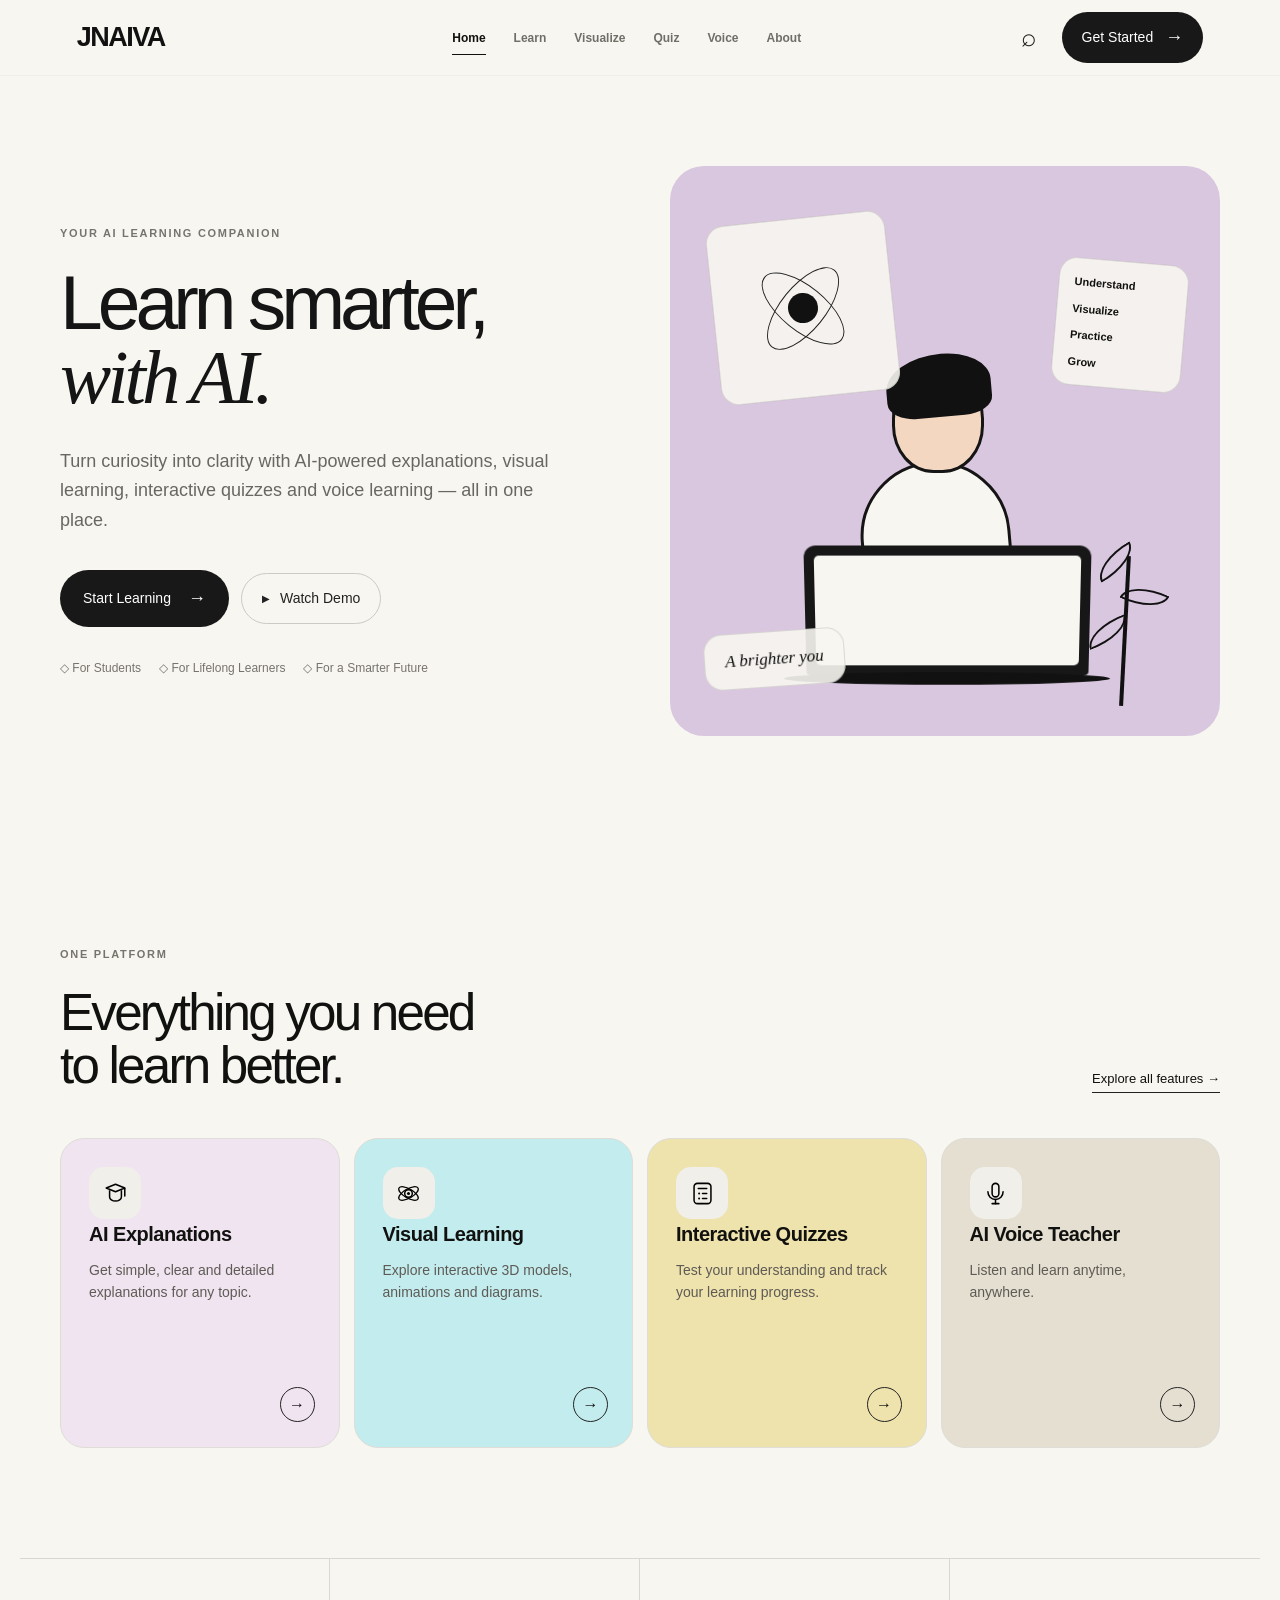
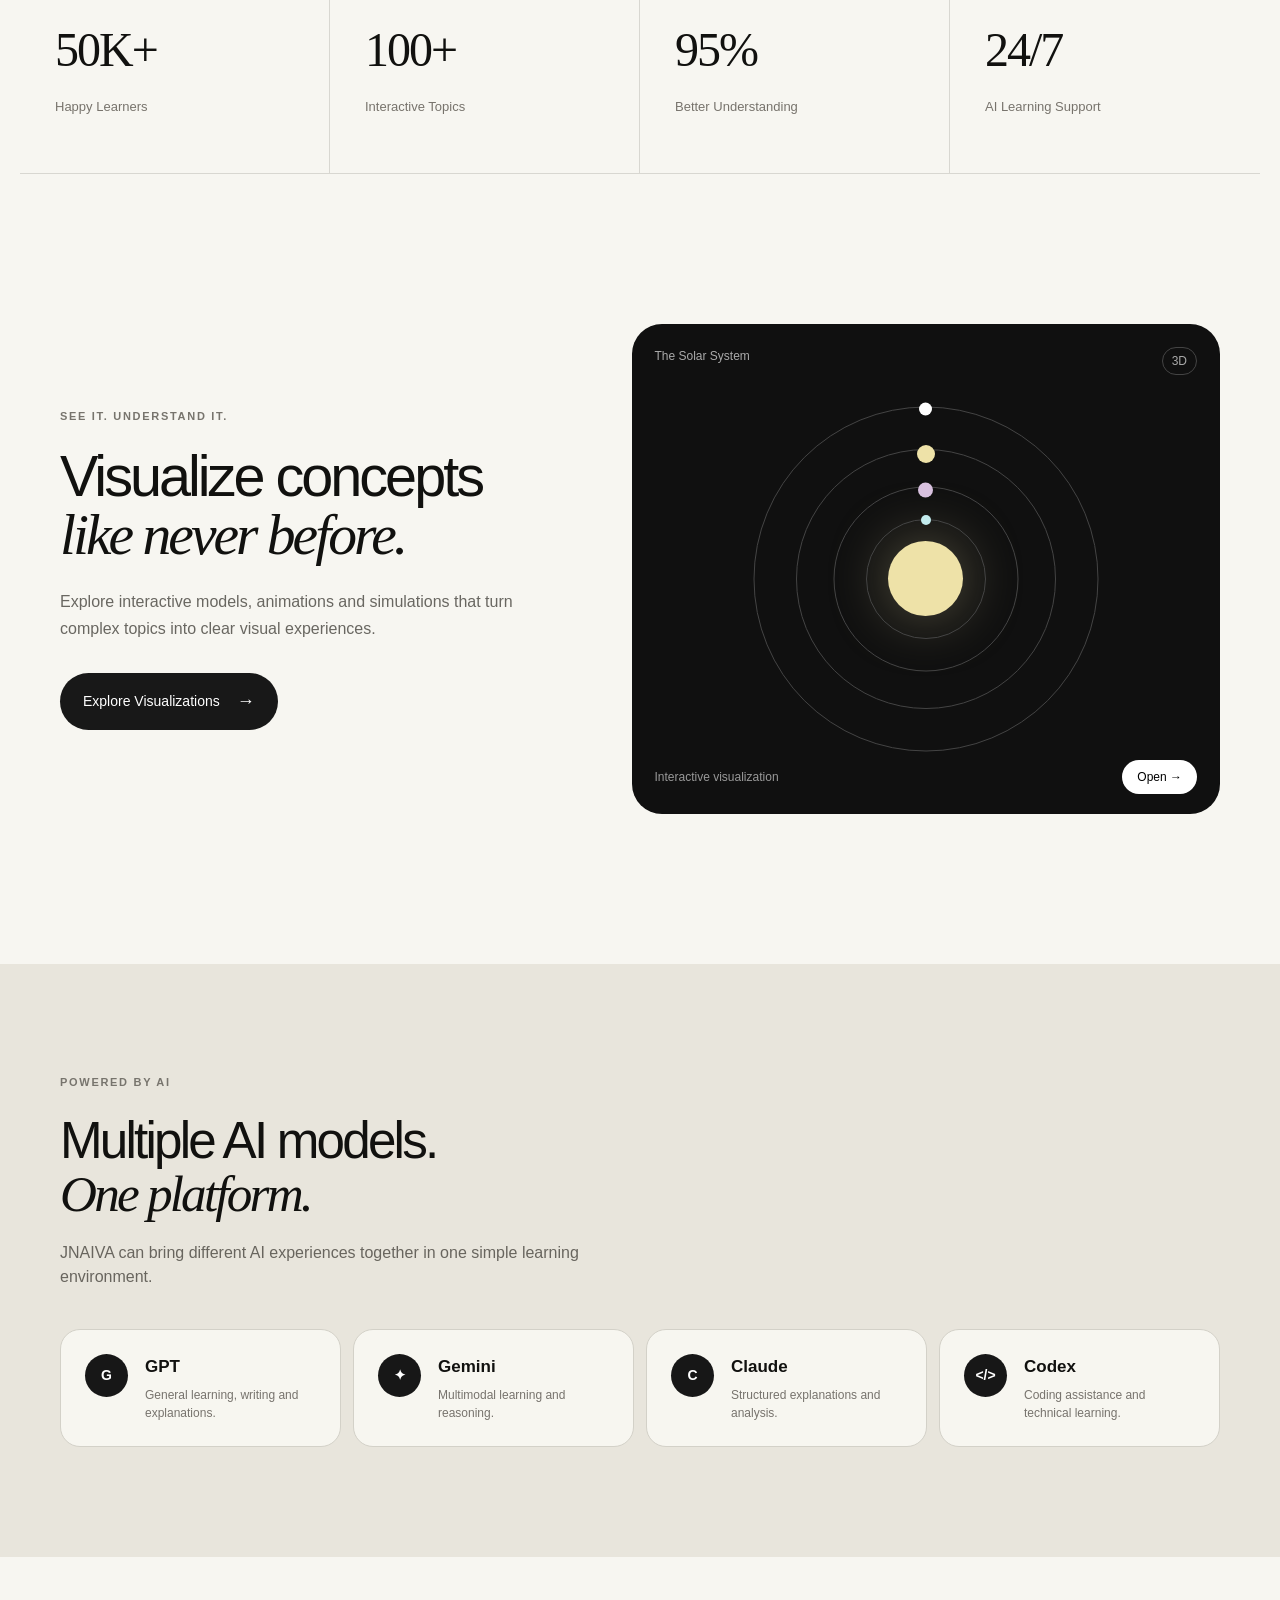
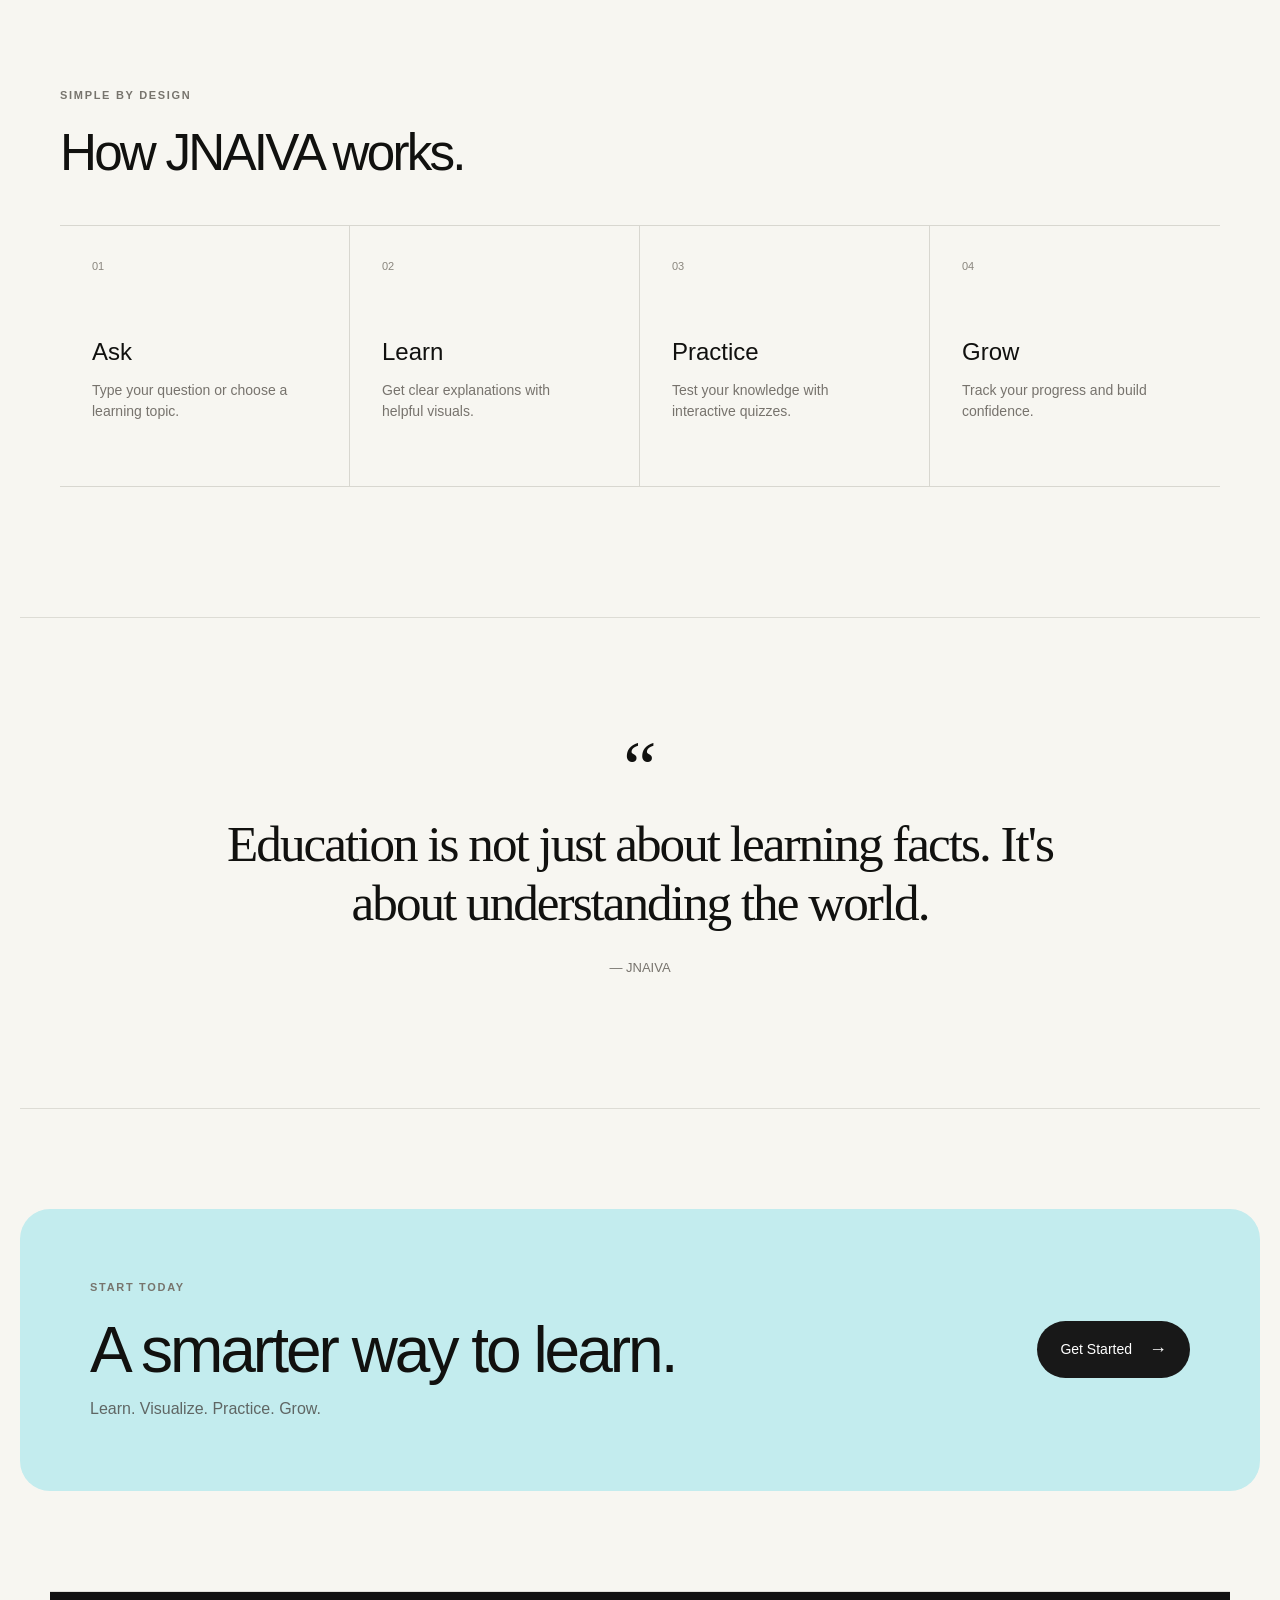
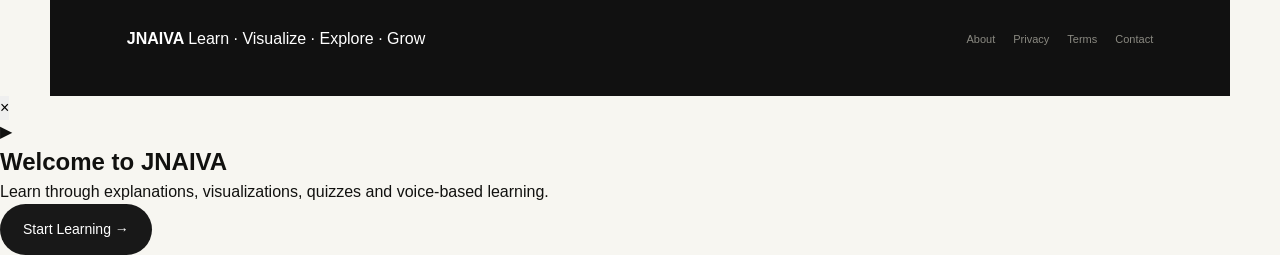
<file: frontend/index.html>
<!DOCTYPE html>
<html lang="en">

<head>

    <meta charset="UTF-8">

    <meta
        name="viewport"
        content="width=device-width, initial-scale=1.0"
    >

    <title>JNAIVA — AI Learning Platform</title>

    <meta
        name="description"
        content="JNAIVA is an AI-powered learning platform for students."
    >

    <link
        rel="stylesheet"
        href="style.css"
    >

</head>


<body>


<!-- =====================================================
     HEADER
===================================================== -->

<header class="site-header">

    <a
        href="index.html"
        class="brand"
    >
        JNAIVA
    </a>


    <nav class="main-nav">

        <a
            href="index.html"
            class="nav-link active"
        >
            Home
        </a>

        <a
            href="learn.html"
            class="nav-link"
        >
            Learn
        </a>

        <a
            href="visualize.html"
            class="nav-link"
        >
            Visualize
        </a>

        <a
            href="quiz.html"
            class="nav-link"
        >
            Quiz
        </a>

        <a
            href="voice.html"
            class="nav-link"
        >
            Voice
        </a>

        <a
            href="dashboard.html"
            class="nav-link"
        >
            About
        </a>

    </nav>


    <div class="header-actions">

        <button
            class="search-button"
            aria-label="Search"
        >
            ⌕
        </button>


        <a
             href="auth-choice.html"
            class="header-button"
>      
            Get Started
            <span>→</span>

        </a>


        <button
            class="menu-button"
            id="menuButton"
            aria-label="Open menu"
        >
            ☰
        </button>

    </div>

</header>



<!-- =====================================================
     MOBILE NAVIGATION
===================================================== -->

<div
    class="mobile-menu"
    id="mobileMenu"
>

    <a href="index.html">
        Home
    </a>

    <a href="learn.html">
        Learn
    </a>

    <a href="visualize.html">
        Visualize
    </a>

    <a href="quiz.html">
        Quiz
    </a>

    <a href="voice.html">
        Voice
    </a>

    <a href="dashboard.html">
        About
    </a>

</div>



<main>


<!-- =====================================================
     HERO
===================================================== -->

<section class="hero-section">

    <div class="hero-content">

        <p class="eyebrow">
            YOUR AI LEARNING COMPANION
        </p>


        <h1>

            Learn smarter,
            <br>

            <em>with AI.</em>

        </h1>


        <p class="hero-description">

            Turn curiosity into clarity with AI-powered
            explanations, visual learning, interactive
            quizzes and voice learning — all in one place.

        </p>


        <div class="hero-buttons">

            <a
                href="auth-choice.html"
                class="primary-button"
            >
                Start Learning
                <span>→</span>
            </a>


            <button
                class="secondary-button"
                id="watchButton"
            >

                <span class="play-icon">
                    ▶
                </span>

                Watch Demo

            </button>

        </div>


        <div class="hero-points">

            <span>
                ◇ For Students
            </span>

            <span>
                ◇ For Lifelong Learners
            </span>

            <span>
                ◇ For a Smarter Future
            </span>

        </div>

    </div>


    <!-- HERO VISUAL -->

    <div class="hero-visual">

        <div class="visual-card card-one">

            <div class="mini-diagram">

                <div class="orbit orbit-one"></div>
                <div class="orbit orbit-two"></div>

                <div class="mini-sphere"></div>

            </div>

        </div>


        <div class="visual-card card-two">

            <strong>
                Understand
            </strong>

            <strong>
                Visualize
            </strong>

            <strong>
                Practice
            </strong>

            <strong>
                Grow
            </strong>

        </div>


        <div class="visual-card card-three">

            <span>
                A brighter you
            </span>

        </div>


        <div class="student-illustration">

            <div class="person-head"></div>

            <div class="person-hair"></div>

            <div class="person-body"></div>

            <div class="laptop">

                <div class="laptop-screen"></div>

            </div>

        </div>


        <div class="plant">

            <div class="plant-stem"></div>

            <div class="leaf leaf-one"></div>

            <div class="leaf leaf-two"></div>

            <div class="leaf leaf-three"></div>

        </div>

    </div>

</section>



<!-- =====================================================
     FEATURES
===================================================== -->

<section class="features-section">

    <div class="section-heading">

        <div>

            <p class="eyebrow">
                ONE PLATFORM
            </p>

            <h2>
                Everything you need
                <br>
                to learn better.
            </h2>

        </div>


        <a
            href="learn.html"
            class="text-link"
        >
            Explore all features →
        </a>

    </div>


    <div class="feature-grid">


        <!-- AI EXPLANATIONS -->

        <a
            href="learn.html"
            class="feature-card"
        >

           <div class="feature-icon">
    <img src="asset/icons/learn.svg" alt="Learn">
</div>

            <h3>
                AI Explanations
            </h3>

            <p>
                Get simple, clear and detailed
                explanations for any topic.
            </p>

            <span class="card-arrow">
                →
            </span>

        </a>


        <!-- VISUAL LEARNING -->

        <a
            href="visualize.html"
            class="feature-card"
        >

            <div class="feature-icon">
    <img src="asset/icons/visualize.svg" alt="Visualize">
</div>
            <h3>
                Visual Learning
            </h3>

            <p>
                Explore interactive 3D models,
                animations and diagrams.
            </p>

            <span class="card-arrow">
                →
            </span>

        </a>


        <!-- QUIZ -->

        <a
            href="quiz.html"
            class="feature-card"
        >

          <div class="feature-icon">
    <img src="asset/icons/quiz.svg" alt="Quiz">
</div>

            <h3>
                Interactive Quizzes
            </h3>

            <p>
                Test your understanding and
                track your learning progress.
            </p>

            <span class="card-arrow">
                →
            </span>

        </a>


        <!-- VOICE -->

        <a
            href="voice.html"
            class="feature-card"
        >

          <div class="feature-icon">
    <img src="asset/icons/voice.svg" alt="Voice">
</div>

            <h3>
                AI Voice Teacher
            </h3>

            <p>
                Listen and learn anytime,
                anywhere.
            </p>

            <span class="card-arrow">
                →
            </span>

        </a>

    </div>

</section>



<!-- =====================================================
     STATS
===================================================== -->

<section class="stats-section">

    <div class="stat">

        <strong>
            50K+
        </strong>

        <span>
            Happy Learners
        </span>

    </div>


    <div class="stat">

        <strong>
            100+
        </strong>

        <span>
            Interactive Topics
        </span>

    </div>


    <div class="stat">

        <strong>
            95%
        </strong>

        <span>
            Better Understanding
        </span>

    </div>


    <div class="stat">

        <strong>
            24/7
        </strong>

        <span>
            AI Learning Support
        </span>

    </div>

</section>



<!-- =====================================================
     VISUAL LEARNING SECTION
===================================================== -->

<section class="visual-learning-section">

    <div class="visual-learning-text">

        <p class="eyebrow">
            SEE IT. UNDERSTAND IT.
        </p>


        <h2>

            Visualize concepts
            <br>

            <em>like never before.</em>

        </h2>


        <p>

            Explore interactive models, animations
            and simulations that turn complex topics
            into clear visual experiences.

        </p>


        <a
            href="visualize.html"
            class="primary-button"
        >

            Explore Visualizations

            <span>→</span>

        </a>

    </div>


    <div class="solar-card">

        <div class="solar-header">

            <span>
                The Solar System
            </span>

            <span>
                3D
            </span>

        </div>


        <div class="solar-system">

            <div class="sun"></div>

            <div class="planet-orbit orbit-a">
                <div class="planet planet-a"></div>
            </div>

            <div class="planet-orbit orbit-b">
                <div class="planet planet-b"></div>
            </div>

            <div class="planet-orbit orbit-c">
                <div class="planet planet-c"></div>
            </div>

            <div class="planet-orbit orbit-d">
                <div class="planet planet-d"></div>
            </div>

        </div>


        <div class="solar-footer">

            <span>
                Interactive visualization
            </span>

            <button>
                Open →
            </button>

        </div>

    </div>

</section>



<!-- =====================================================
     AI MODELS
===================================================== -->

<section class="models-section">

    <div class="section-heading">

        <div>

            <p class="eyebrow">
                POWERED BY AI
            </p>

            <h2>
                Multiple AI models.
                <br>
                <em>One platform.</em>
            </h2>

        </div>

    </div>


    <p class="section-description">

        JNAIVA can bring different AI experiences
        together in one simple learning environment.

    </p>


    <div class="ai-model-grid">


        <div class="ai-model-card">

            <div class="ai-model-symbol">
                G
            </div>

            <div>

                <h3>
                    GPT
                </h3>

                <p>
                    General learning,
                    writing and explanations.
                </p>

            </div>

        </div>


        <div class="ai-model-card">

            <div class="ai-model-symbol">
                ✦
            </div>

            <div>

                <h3>
                    Gemini
                </h3>

                <p>
                    Multimodal learning
                    and reasoning.
                </p>

            </div>

        </div>


        <div class="ai-model-card">

            <div class="ai-model-symbol">
                C
            </div>

            <div>

                <h3>
                    Claude
                </h3>

                <p>
                    Structured explanations
                    and analysis.
                </p>

            </div>

        </div>


        <div class="ai-model-card">

            <div class="ai-model-symbol">
                &lt;/&gt;
            </div>

            <div>

                <h3>
                    Codex
                </h3>

                <p>
                    Coding assistance
                    and technical learning.
                </p>

            </div>

        </div>

    </div>

</section>



<!-- =====================================================
     HOW IT WORKS
===================================================== -->

<section class="steps-section">

    <div class="section-heading">

        <div>

            <p class="eyebrow">
                SIMPLE BY DESIGN
            </p>

            <h2>
                How JNAIVA works.
            </h2>

        </div>

    </div>


    <div class="steps-grid">


        <div class="step">

            <span class="step-number">
                01
            </span>

            <h3>
                Ask
            </h3>

            <p>
                Type your question or
                choose a learning topic.
            </p>

        </div>


        <div class="step">

            <span class="step-number">
                02
            </span>

            <h3>
                Learn
            </h3>

            <p>
                Get clear explanations
                with helpful visuals.
            </p>

        </div>


        <div class="step">

            <span class="step-number">
                03
            </span>

            <h3>
                Practice
            </h3>

            <p>
                Test your knowledge
                with interactive quizzes.
            </p>

        </div>


        <div class="step">

            <span class="step-number">
                04
            </span>

            <h3>
                Grow
            </h3>

            <p>
                Track your progress
                and build confidence.
            </p>

        </div>

    </div>

</section>



<!-- =====================================================
     QUOTE
===================================================== -->

<section class="quote-section">

    <div class="quote-mark">
        “
    </div>

    <blockquote>

        Education is not just about
        learning facts. It's about
        understanding the world.

    </blockquote>

    <span>
        — JNAIVA
    </span>

</section>



<!-- =====================================================
     FINAL CTA
===================================================== -->

<section class="cta-section">

    <div>

        <p class="eyebrow">
            START TODAY
        </p>

        <h2>
            A smarter way to learn.
        </h2>

        <p>
            Learn. Visualize. Practice. Grow.
        </p>

    </div>


    <a
        href="auth-choice.html"
        class="primary-button"
    >

        Get Started

        <span>
            →
        </span>

    </a>

</section>



</main>



<!-- =====================================================
     FOOTER
===================================================== -->

<footer class="site-footer">

    <div class="footer-brand">

        <strong>
            JNAIVA
        </strong>

        <span>
            Learn · Visualize · Explore · Grow
        </span>

    </div>


    <div class="footer-links">

        <a href="dashboard.html">
            About
        </a>

        <a href="#">
            Privacy
        </a>

        <a href="#">
            Terms
        </a>

        <a href="#">
            Contact
        </a>

    </div>

</footer>



<!-- =====================================================
     DEMO MODAL
===================================================== -->

<div
    class="demo-modal"
    id="demoModal"
>

    <div class="demo-box">

        <button
            class="close-demo"
            id="closeDemo"
        >
            ×
        </button>

        <div class="demo-play">
            ▶
        </div>

        <h2>
            Welcome to JNAIVA
        </h2>

        <p>
            Learn through explanations,
            visualizations, quizzes and
            voice-based learning.
        </p>

        <a
            href="auth-choice.html"
            class="primary-button"
        >
            Start Learning →
        </a>

    </div>

</div>



<script src="script.js"></script>

<script src="auth.js"></script>
<script>
    async function checkExistingSession() {
        try {
            let user = await getCurrentUser();

            if (!user) {
                user = await refreshSession();
            }

            if (user) {
                window.location.href = "dashboard.html";
            }
        } catch (error) {
            console.log("No active session.");
        }
    }

    checkExistingSession();
</script>


</body>

</html>
</file>
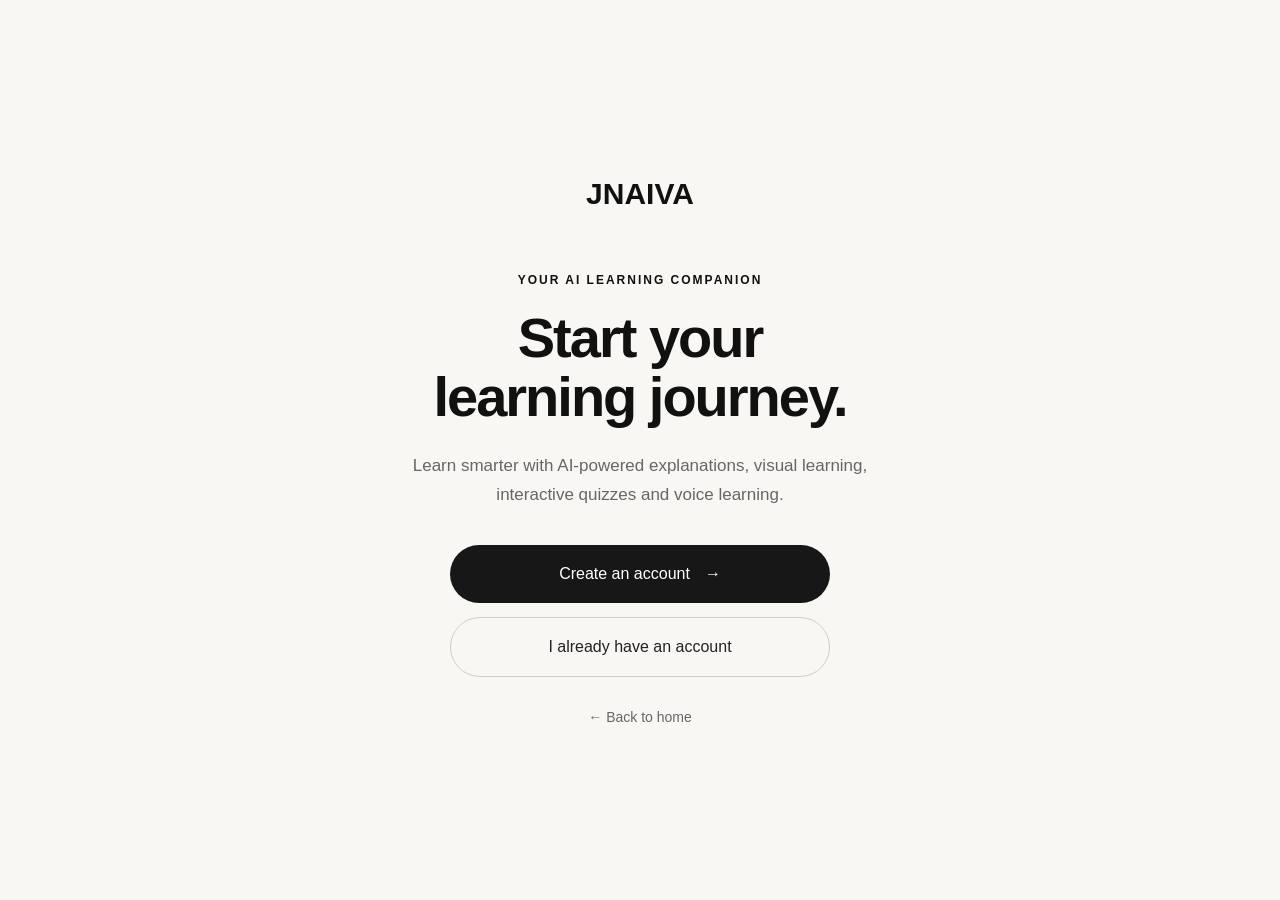
<file: frontend/auth-choice.html>
<!DOCTYPE html>
<html lang="en">

<head>
    <meta charset="UTF-8">
    <meta name="viewport" content="width=device-width, initial-scale=1.0">

    <title>Welcome to JNAIVA</title>

    <link rel="stylesheet" href="style.css">
</head>

<body>

    <main class="auth-choice-page">

        <div class="auth-choice-card">

            <div class="auth-logo">
                JNAIVA
            </div>

            <p class="auth-label">
                YOUR AI LEARNING COMPANION
            </p>

            <h1>
                Start your<br>
                learning journey.
            </h1>

            <p class="auth-description">
                Learn smarter with AI-powered explanations,
                visual learning, interactive quizzes and
                voice learning.
            </p>

            <div class="auth-choice-buttons">

                <a href="signup.html" class="auth-primary-button">
                    Create an account
                    <span>→</span>
                </a>

                <a href="login.html" class="auth-secondary-button">
                    I already have an account
                </a>

            </div>

            <a href="index.html" class="back-home">
                ← Back to home
            </a>

        </div>

    </main>

</body>

</html>
</file>
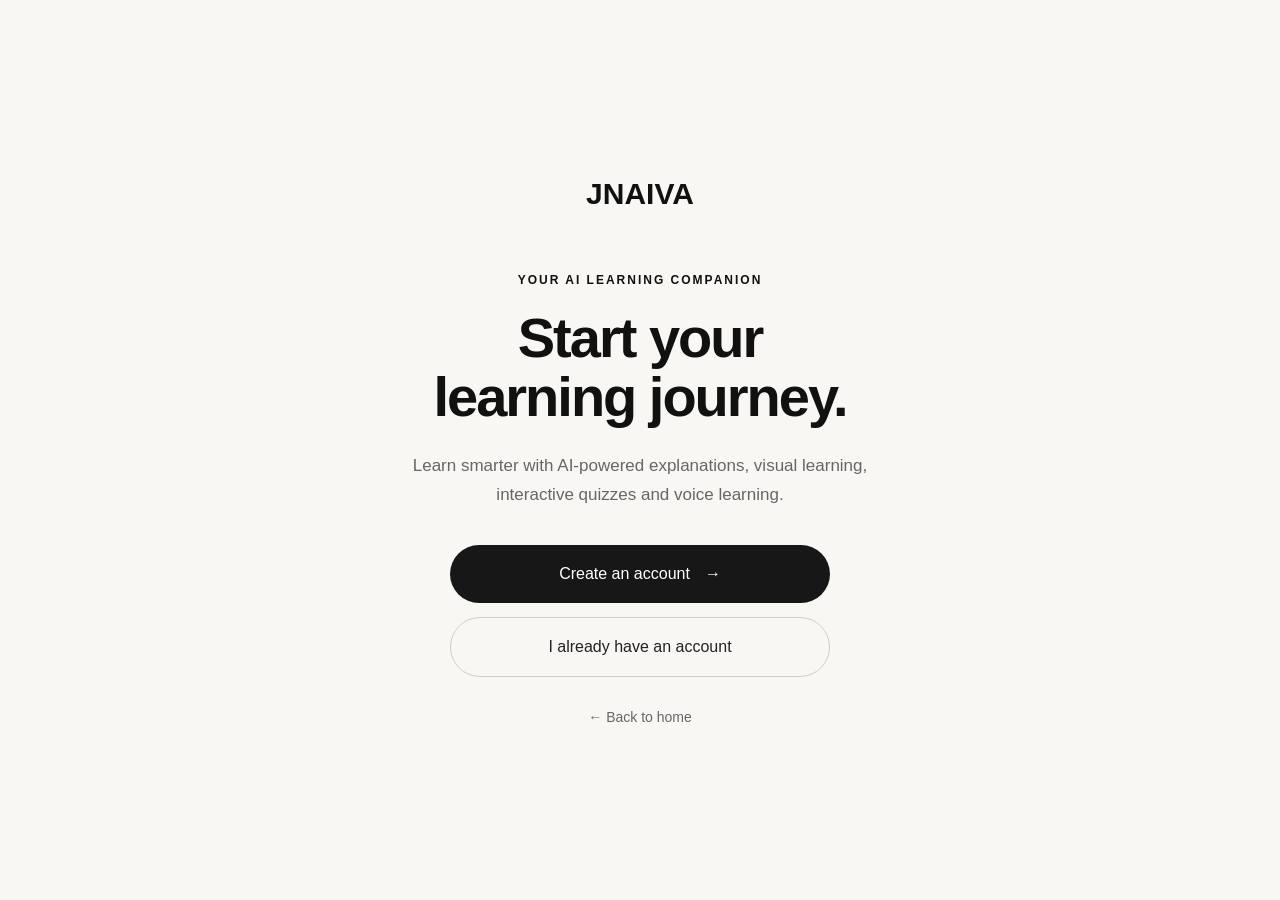
<file: frontend/dashboard.html>
<!DOCTYPE html>
<html lang="en">
<head>
    <meta charset="UTF-8">
    <meta name="viewport" content="width=device-width, initial-scale=1.0">

    <title>Dashboard — JNAIVA</title>

    <link rel="stylesheet" href="style.css">

    <style>
        /* =========================================
           JNAIVA DASHBOARD
        ========================================= */

        .dashboard-page {
            min-height: calc(100vh - 80px);
            padding: 55px 6% 90px;
        }

        .dashboard-container {
            max-width: 1180px;
            margin: auto;
        }

        /* HEADER */

        .dashboard-heading {
            display: flex;
            align-items: flex-end;
            justify-content: space-between;
            gap: 30px;
            margin-bottom: 38px;
        }

        .dashboard-heading small {
            display: block;
            margin-bottom: 10px;
            color: #85847d;
            font-size: 12px;
            font-weight: 800;
            text-transform: uppercase;
            letter-spacing: .1em;
        }

        .dashboard-heading h1 {
            margin: 0;
            font-size: clamp(38px, 5vw, 60px);
            line-height: 1;
            letter-spacing: -.055em;
        }

        .dashboard-heading h1 em {
            font-family: "Playfair Display", serif;
            font-weight: 500;
        }

        .dashboard-date {
            padding: 11px 15px;
            border: 1px solid #deddd6;
            border-radius: 12px;
            background: rgba(255,255,255,.55);
            font-size: 12px;
            color: #77766f;
            white-space: nowrap;
        }

        /* GRID */

        .dashboard-grid {
            display: grid;
            grid-template-columns: 1.5fr .8fr;
            gap: 20px;
        }

        .dashboard-card {
            background: rgba(255,255,255,.7);
            border: 1px solid #dfded8;
            border-radius: 24px;
            box-shadow: 0 14px 45px rgba(0,0,0,.045);
        }

        /* PROGRESS */

        .progress-card {
            padding: 30px;
            min-height: 290px;
        }

        .card-top {
            display: flex;
            justify-content: space-between;
            align-items: center;
            margin-bottom: 25px;
        }

        .card-label {
            font-size: 11px;
            font-weight: 800;
            text-transform: uppercase;
            letter-spacing: .1em;
            color: #85847d;
        }

        .card-link {
            color: #222;
            text-decoration: none;
            font-size: 12px;
            font-weight: 700;
        }

        .learning-progress {
            display: flex;
            align-items: center;
            gap: 28px;
        }

        .progress-circle {
            width: 135px;
            height: 135px;
            flex-shrink: 0;
            border-radius: 50%;
            background:
                conic-gradient(
                    #111 0deg 248deg,
                    #e8e6de 248deg 360deg
                );
            display: grid;
            place-items: center;
            position: relative;
        }

        .progress-circle::before {
            content: "";
            position: absolute;
            width: 104px;
            height: 104px;
            border-radius: 50%;
            background: #faf9f4;
        }

        .progress-value {
            position: relative;
            z-index: 1;
            text-align: center;
        }

        .progress-value strong {
            display: block;
            font-size: 29px;
            letter-spacing: -.05em;
        }

        .progress-value span {
            font-size: 10px;
            color: #85847d;
        }

        .progress-copy h2 {
            margin: 0 0 8px;
            font-size: 22px;
            letter-spacing: -.035em;
        }

        .progress-copy p {
            margin: 0;
            max-width: 380px;
            color: #77766f;
            font-size: 13px;
            line-height: 1.7;
        }

        .progress-line {
            height: 6px;
            margin-top: 20px;
            background: #e7e5dd;
            border-radius: 20px;
            overflow: hidden;
        }

        .progress-line span {
            display: block;
            width: 69%;
            height: 100%;
            background: #111;
            border-radius: inherit;
        }

        /* STREAK */

        .streak-card {
            padding: 30px;
            min-height: 290px;
            display: flex;
            flex-direction: column;
        }

        .streak-number {
            font-size: 65px;
            line-height: 1;
            letter-spacing: -.07em;
            margin: 25px 0 5px;
        }

        .streak-number span {
            font-size: 20px;
            letter-spacing: 0;
            color: #85847d;
        }

        .streak-text {
            color: #77766f;
            font-size: 13px;
            line-height: 1.6;
        }

        .streak-days {
            display: flex;
            gap: 7px;
            margin-top: auto;
        }

        .day {
            flex: 1;
            height: 35px;
            border-radius: 8px;
            background: #e8e6de;
            display: grid;
            place-items: center;
            font-size: 9px;
            color: #88877f;
        }

        .day.done {
            background: #111;
            color: white;
        }

        /* SECTION */

        .dashboard-section {
            margin-top: 20px;
        }

        .section-heading {
            display: flex;
            align-items: center;
            justify-content: space-between;
            margin-bottom: 13px;
        }

        .section-heading h2 {
            margin: 0;
            font-size: 19px;
            letter-spacing: -.035em;
        }

        .section-heading a {
            color: #77766f;
            font-size: 11px;
            text-decoration: none;
        }

        /* CONTINUE */

        .continue-card {
            padding: 25px;
            display: flex;
            align-items: center;
            gap: 22px;
        }

        .continue-icon {
            width: 65px;
            height: 65px;
            flex-shrink: 0;
            border-radius: 18px;
            display: grid;
            place-items: center;
            background: #e9e5fa;
            font-size: 25px;
        }

        .continue-content {
            flex: 1;
        }

        .continue-content small {
            color: #89877f;
            font-size: 10px;
            text-transform: uppercase;
            letter-spacing: .08em;
            font-weight: 800;
        }

        .continue-content h3 {
            margin: 5px 0;
            font-size: 17px;
        }

        .continue-content p {
            margin: 0;
            color: #7c7b74;
            font-size: 12px;
        }

        .continue-button {
            padding: 11px 17px;
            border-radius: 10px;
            background: #111;
            color: white;
            text-decoration: none;
            font-size: 11px;
            font-weight: 700;
            white-space: nowrap;
        }

        /* SUBJECTS */

        .subjects-grid {
            display: grid;
            grid-template-columns: repeat(4, 1fr);
            gap: 12px;
        }

        .subject-card {
            padding: 21px;
            min-height: 145px;
            border: 1px solid #dfded8;
            border-radius: 18px;
            background: rgba(255,255,255,.55);
            transition: .25s ease;
            cursor: pointer;
        }

        .subject-card:hover {
            transform: translateY(-3px);
            border-color: #aaa89f;
            box-shadow: 0 12px 30px rgba(0,0,0,.06);
        }

        .subject-icon {
            width: 38px;
            height: 38px;
            display: grid;
            place-items: center;
            border-radius: 11px;
            margin-bottom: 16px;
            font-size: 16px;
        }

        .subject-card:nth-child(1) .subject-icon {
            background: #e8e3fa;
        }

        .subject-card:nth-child(2) .subject-icon {
            background: #e0f1ef;
        }

        .subject-card:nth-child(3) .subject-icon {
            background: #f4e8c9;
        }

        .subject-card:nth-child(4) .subject-icon {
            background: #eee2d8;
        }

        .subject-card h3 {
            margin: 0 0 5px;
            font-size: 14px;
        }

        .subject-card p {
            margin: 0;
            color: #85847d;
            font-size: 10px;
        }

        /* ACTIVITY */

        .activity-card {
            padding: 8px 23px;
        }

        .activity-row {
            display: flex;
            align-items: center;
            gap: 15px;
            padding: 17px 0;
            border-bottom: 1px solid #e8e6df;
        }

        .activity-row:last-child {
            border-bottom: none;
        }

        .activity-icon {
            width: 36px;
            height: 36px;
            border-radius: 10px;
            background: #f0efe9;
            display: grid;
            place-items: center;
            font-size: 14px;
        }

        .activity-info {
            flex: 1;
        }

        .activity-info strong {
            display: block;
            font-size: 12px;
        }

        .activity-info span {
            color: #89877f;
            font-size: 10px;
        }

        .activity-score {
            font-size: 11px;
            font-weight: 800;
        }

        /* RECOMMENDATIONS */

        .recommendations {
            display: grid;
            grid-template-columns: repeat(3, 1fr);
            gap: 12px;
        }

        .recommend-card {
            padding: 22px;
            min-height: 160px;
            border: 1px solid #dfded8;
            border-radius: 18px;
            background: #fffef9;
        }

        .recommend-tag {
            display: inline-block;
            padding: 5px 8px;
            border-radius: 999px;
            background: #f0efe9;
            color: #77766f;
            font-size: 9px;
            font-weight: 800;
            text-transform: uppercase;
            letter-spacing: .05em;
        }

        .recommend-card h3 {
            margin: 17px 0 7px;
            font-size: 15px;
            letter-spacing: -.02em;
        }

        .recommend-card p {
            margin: 0;
            color: #818078;
            font-size: 11px;
            line-height: 1.6;
        }

        .recommend-link {
            display: inline-block;
            margin-top: 15px;
            color: #111;
            font-size: 10px;
            font-weight: 800;
            text-decoration: none;
        }

        /* RESPONSIVE */

        @media (max-width: 900px) {
            .dashboard-grid {
                grid-template-columns: 1fr;
            }

            .subjects-grid {
                grid-template-columns: repeat(2, 1fr);
            }

            .recommendations {
                grid-template-columns: 1fr;
            }
        }

        @media (max-width: 600px) {
            .dashboard-page {
                padding: 40px 5% 70px;
            }

            .dashboard-heading {
                display: block;
            }

            .dashboard-date {
                display: inline-block;
                margin-top: 18px;
            }

            .learning-progress {
                align-items: flex-start;
                flex-direction: column;
            }

            .continue-card {
                align-items: flex-start;
                flex-wrap: wrap;
            }

            .continue-button {
                margin-left: 87px;
            }

            .subjects-grid {
                grid-template-columns: 1fr 1fr;
            }
        }
    </style>
</head>

<body>

<!-- HEADER -->
<header class="site-header">

    <a href="index.html" class="logo">
        JNAIVA<span>.</span>
    </a>

    <nav class="main-nav">
        <a href="index.html">Home</a>
        <a href="learn.html">Learn</a>
        <a href="visualize.html">Visualize</a>
        <a href="quiz.html">Quiz</a>
        <a href="voice.html">Voice</a>
        <a href="dashboard.html" class="active">Dashboard</a>
    </nav>

    <button class="menu-toggle" aria-label="Open menu">
        ☰
    </button>

</header>


<main class="dashboard-page">

    <div class="dashboard-container">

        <!-- DASHBOARD HEADING -->

        <section class="dashboard-heading">

            <div>

                <small>Your learning space</small>

                <h1>
                    Welcome back,
                    <em id="userName">learner.</em>
                </h1>

            </div>

            <div class="dashboard-date" id="dashboardDate">
                Today
            </div>

        </section>


        <!-- TOP CARDS -->

        <section class="dashboard-grid">

            <!-- OVERALL PROGRESS -->

            <div class="dashboard-card progress-card">

                <div class="card-top">

                    <span class="card-label">
                        Overall progress
                    </span>

                    <a href="learn.html" class="card-link">
                        Keep learning →
                    </a>

                </div>


                <div class="learning-progress">

                    <div class="progress-circle">

                        <div class="progress-value">

                            <strong>69%</strong>

                            <span>completed</span>

                        </div>

                    </div>


                    <div class="progress-copy">

                        <h2>
                            You're building momentum.
                        </h2>

                        <p>
                            You've completed 69% of your current
                            learning path. Continue where you left
                            off or explore something new.
                        </p>

                        <div class="progress-line">
                            <span></span>
                        </div>

                    </div>

                </div>

            </div>


            <!-- STREAK -->

            <div class="dashboard-card streak-card">

                <div class="card-label">
                    Learning streak
                </div>

                <div class="streak-number">
                    07 <span>days</span>
                </div>

                <div class="streak-text">
                    Seven days of consistent learning.
                    Keep the rhythm going.
                </div>


                <div class="streak-days">

                    <div class="day done">M</div>
                    <div class="day done">T</div>
                    <div class="day done">W</div>
                    <div class="day done">T</div>
                    <div class="day done">F</div>
                    <div class="day done">S</div>
                    <div class="day done">S</div>

                </div>

            </div>

        </section>


        <!-- CONTINUE LEARNING -->

        <section class="dashboard-section">

            <div class="section-heading">

                <h2>
                    Continue learning
                </h2>

                <a href="learn.html">
                    View all
                </a>

            </div>


            <div class="dashboard-card continue-card">

                <div class="continue-icon">
                    ◉
                </div>

                <div class="continue-content">

                    <small>
                        Biology · Chapter 04
                    </small>

                    <h3>
                        Understanding Photosynthesis
                    </h3>

                    <p>
                        12 minutes remaining · 68% complete
                    </p>

                </div>

                <a
                    href="learn.html"
                    class="continue-button"
                >
                    Continue
                </a>

            </div>

        </section>


        <!-- SUBJECTS -->

        <section class="dashboard-section">

            <div class="section-heading">

                <h2>
                    Your subjects
                </h2>

                <a href="learn.html">
                    Explore subjects
                </a>

            </div>


            <div class="subjects-grid">

                <div class="subject-card">

                    <div class="subject-icon">
                        ◌
                    </div>

                    <h3>
                        Biology
                    </h3>

                    <p>
                        12 lessons · 69% complete
                    </p>

                </div>


                <div class="subject-card">

                    <div class="subject-icon">
                        △
                    </div>

                    <h3>
                        Physics
                    </h3>

                    <p>
                        8 lessons · 42% complete
                    </p>

                </div>


                <div class="subject-card">

                    <div class="subject-icon">
                        ◇
                    </div>

                    <h3>
                        Chemistry
                    </h3>

                    <p>
                        10 lessons · 56% complete
                    </p>

                </div>


                <div class="subject-card">

                    <div class="subject-icon">
                        &lt;/&gt;
                    </div>

                    <h3>
                        Python
                    </h3>

                    <p>
                        6 lessons · 31% complete
                    </p>

                </div>

            </div>

        </section>


        <!-- RECENT ACTIVITY -->

        <section class="dashboard-section">

            <div class="section-heading">

                <h2>
                    Recent activity
                </h2>

                <a href="#">
                    View history
                </a>

            </div>


            <div class="dashboard-card activity-card">

                <div class="activity-row">

                    <div class="activity-icon">
                        ✓
                    </div>

                    <div class="activity-info">

                        <strong>
                            Completed Photosynthesis lesson
                        </strong>

                        <span>
                            Biology · Today
                        </span>

                    </div>

                    <div class="activity-score">
                        +20 XP
                    </div>

                </div>


                <div class="activity-row">

                    <div class="activity-icon">
                        ?
                    </div>

                    <div class="activity-info">

                        <strong>
                            Finished Biology quiz
                        </strong>

                        <span>
                            8 / 10 correct · Yesterday
                        </span>

                    </div>

                    <div class="activity-score">
                        +30 XP
                    </div>

                </div>


                <div class="activity-row">

                    <div class="activity-icon">
                        ◉
                    </div>

                    <div class="activity-info">

                        <strong>
                            Explored a visual simulation
                        </strong>

                        <span>
                            Biology · Yesterday
                        </span>    

                    </div>                    

                </div>

            </div>

        </section>        


    </main>                                                    


    <footer class="site-footer">

        <p>
            <footer class="site-footer">

    <p>
        Made with ❤️ by 
        <a href="...">
            ...
        </a>
    </p>

</footer>


<script src="auth.js"></script>

<script>
    async function protectDashboard() {
        try {
            let user = await getCurrentUser();

            if (!user) {
                user = await refreshSession();
            }

            if (!user) {
                window.location.href = "auth-choice.html";
                return;
            }

            document.getElementById("userName").textContent = user.name;
        } catch (error) {
            console.error("Authentication check failed:", error);
            window.location.href = "auth-choice.html";
        }
    }

    protectDashboard();
</script>

</body>
</html>
</file>
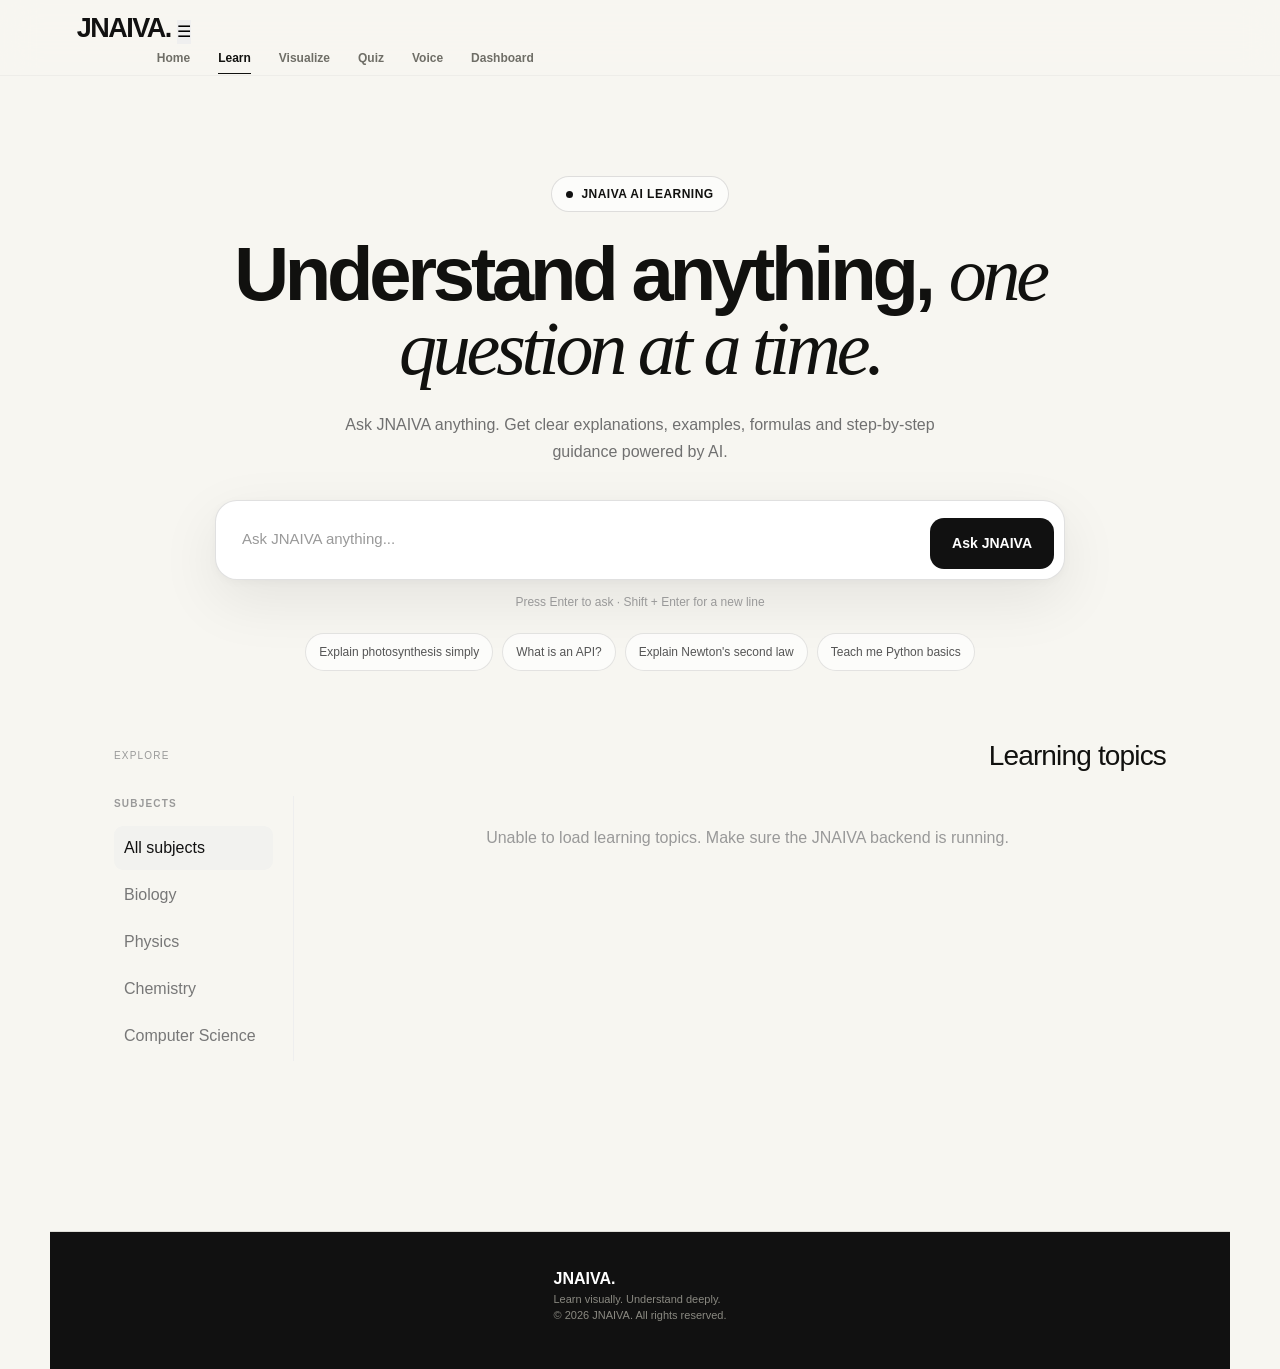
<file: frontend/learn.html>
<!DOCTYPE html>
<html lang="en">
<head>
    <meta charset="UTF-8">
    <meta name="viewport" content="width=device-width, initial-scale=1.0">

    <title>Learn — JNAIVA AI Learning Companion</title>

    <link rel="stylesheet" href="style.css">

    <style>
        /* =====================================================
           JNAIVA AI LEARN
        ===================================================== */

        .learn-page {
            min-height: 100vh;
        }

        .ai-hero {
            max-width: 1050px;
            margin: 0 auto;
            padding: 100px 24px 50px;
            text-align: center;
        }

        .ai-badge {
            display: inline-flex;
            align-items: center;
            gap: 8px;
            padding: 8px 14px;
            border: 1px solid rgba(0,0,0,.12);
            border-radius: 999px;
            font-size: 12px;
            font-weight: 600;
            letter-spacing: .04em;
            margin-bottom: 25px;
            background: rgba(255,255,255,.65);
        }

        .ai-dot {
            width: 7px;
            height: 7px;
            border-radius: 50%;
            background: #111;
        }

        .ai-hero h1 {
            margin: 0;
            font-size: clamp(42px, 6vw, 76px);
            line-height: .98;
            letter-spacing: -.055em;
            font-weight: 700;
        }

        .ai-hero h1 span {
            font-family: Georgia, "Times New Roman", serif;
            font-style: italic;
            font-weight: 400;
        }

        .ai-hero p {
            max-width: 650px;
            margin: 25px auto 35px;
            color: #707070;
            font-size: 16px;
            line-height: 1.7;
        }

        /* =====================================================
           AI ASK BOX
        ===================================================== */

        .ask-box {
            max-width: 850px;
            margin: 0 auto;
            background: #fff;
            border: 1px solid rgba(0,0,0,.12);
            border-radius: 22px;
            padding: 10px;
            box-shadow:
                0 20px 60px rgba(0,0,0,.08),
                0 2px 10px rgba(0,0,0,.03);
            display: flex;
            align-items: flex-end;
            gap: 10px;
            text-align: left;
        }

        .ask-box textarea {
            flex: 1;
            border: none;
            outline: none;
            resize: none;
            min-height: 58px;
            max-height: 180px;
            padding: 17px 16px;
            font-family: inherit;
            font-size: 15px;
            line-height: 1.5;
            background: transparent;
            color: #111;
        }

        .ask-box textarea::placeholder {
            color: #999;
        }

        .ask-button {
            border: none;
            background: #111;
            color: white;
            padding: 15px 22px;
            border-radius: 14px;
            font-family: inherit;
            font-size: 14px;
            font-weight: 600;
            cursor: pointer;
            transition: .2s ease;
            white-space: nowrap;
        }

        .ask-button:hover {
            transform: translateY(-1px);
            background: #252525;
        }

        .ask-button:disabled {
            opacity: .55;
            cursor: wait;
            transform: none;
        }

        .ask-hint {
            margin-top: 13px;
            color: #999;
            font-size: 12px;
        }

        /* =====================================================
           SUGGESTIONS
        ===================================================== */

        .suggestions {
            display: flex;
            justify-content: center;
            flex-wrap: wrap;
            gap: 9px;
            margin-top: 22px;
        }

        .suggestion {
            border: 1px solid rgba(0,0,0,.1);
            background: rgba(255,255,255,.65);
            padding: 9px 13px;
            border-radius: 999px;
            font-family: inherit;
            font-size: 12px;
            color: #555;
            cursor: pointer;
            transition: .2s ease;
        }

        .suggestion:hover {
            border-color: #111;
            color: #111;
            background: white;
        }

        /* =====================================================
           AI ANSWER
        ===================================================== */

        .answer-section {
            max-width: 850px;
            margin: 25px auto 70px;
            padding: 0 24px;
            display: none;
        }

        .answer-card {
            background: #fff;
            border: 1px solid rgba(0,0,0,.1);
            border-radius: 22px;
            padding: 30px;
            box-shadow: 0 12px 40px rgba(0,0,0,.06);
        }

        .answer-header {
            display: flex;
            justify-content: space-between;
            align-items: center;
            gap: 15px;
            margin-bottom: 25px;
        }

        .answer-brand {
            display: flex;
            align-items: center;
            gap: 10px;
            font-weight: 700;
            font-size: 14px;
        }

        .answer-icon {
            width: 32px;
            height: 32px;
            display: grid;
            place-items: center;
            border-radius: 10px;
            background: #111;
            color: white;
            font-size: 13px;
        }

        .answer-topic {
            color: #888;
            font-size: 12px;
        }

        .question-display {
            padding: 15px 18px;
            border-radius: 13px;
            background: #f7f7f5;
            color: #555;
            font-size: 14px;
            margin-bottom: 25px;
        }

        .answer-content {
            font-size: 15px;
            line-height: 1.8;
            color: #202020;
        }

        .answer-content p {
            margin: 0 0 16px;
        }

        .answer-content strong {
            color: #111;
        }

        .answer-actions {
            display: flex;
            gap: 10px;
            margin-top: 25px;
            padding-top: 20px;
            border-top: 1px solid #eee;
        }

        .answer-action {
            border: 1px solid #ddd;
            background: white;
            padding: 9px 13px;
            border-radius: 10px;
            font-family: inherit;
            font-size: 12px;
            cursor: pointer;
        }

        .answer-action:hover {
            border-color: #111;
        }

        /* =====================================================
           LOADING
        ===================================================== */

        .loading {
            display: flex;
            align-items: center;
            gap: 8px;
            color: #777;
        }

        .loading span {
            width: 7px;
            height: 7px;
            background: #777;
            border-radius: 50%;
            animation: loading 1.2s infinite ease-in-out;
        }

        .loading span:nth-child(2) {
            animation-delay: .15s;
        }

        .loading span:nth-child(3) {
            animation-delay: .3s;
        }

        @keyframes loading {
            0%, 80%, 100% {
                transform: scale(.6);
                opacity: .4;
            }

            40% {
                transform: scale(1);
                opacity: 1;
            }
        }

        /* =====================================================
           TOPICS
        ===================================================== */

        .topics-section {
            max-width: 1100px;
            margin: 0 auto;
            padding: 20px 24px 100px;
        }

        .section-heading {
            margin-bottom: 25px;
        }

        .section-heading small {
            display: block;
            color: #999;
            text-transform: uppercase;
            letter-spacing: .12em;
            font-size: 10px;
            margin-bottom: 8px;
        }

        .section-heading h2 {
            margin: 0;
            font-size: 28px;
            letter-spacing: -.03em;
        }

        .topic-layout {
            display: grid;
            grid-template-columns: 180px 1fr;
            gap: 35px;
        }

        .subjects {
            border-right: 1px solid #eee;
            padding-right: 20px;
        }

        .subjects h4 {
            margin: 0 0 15px;
            font-size: 10px;
            color: #999;
            text-transform: uppercase;
            letter-spacing: .12em;
        }

        .subject-button {
            width: 100%;
            text-align: left;
            border: none;
            background: transparent;
            padding: 10px;
            border-radius: 9px;
            font-family: inherit;
            color: #777;
            cursor: pointer;
            margin-bottom: 3px;
        }

        .subject-button:hover,
        .subject-button.active {
            background: #f2f2ef;
            color: #111;
        }

        .topic-grid {
            display: grid;
            grid-template-columns: repeat(2, minmax(0, 1fr));
            gap: 15px;
        }

        .topic-card {
            border: 1px solid #e8e8e5;
            border-radius: 17px;
            padding: 22px;
            background: #fff;
            cursor: pointer;
            transition: .2s ease;
        }

        .topic-card:hover {
            transform: translateY(-2px);
            border-color: #ccc;
            box-shadow: 0 12px 30px rgba(0,0,0,.05);
        }

        .topic-subject {
            color: #999;
            font-size: 11px;
            margin-bottom: 10px;
        }

        .topic-card h3 {
            margin: 0 0 8px;
            font-size: 18px;
        }

        .topic-card p {
            margin: 0;
            color: #777;
            font-size: 13px;
            line-height: 1.6;
        }

        .topic-error {
            grid-column: 1 / -1;
            padding: 30px;
            text-align: center;
            color: #999;
        }

        /* =====================================================
           MOBILE
        ===================================================== */

        @media (max-width: 700px) {

            .ai-hero {
                padding-top: 70px;
            }

            .ai-hero h1 {
                font-size: 43px;
            }

            .ask-box {
                flex-direction: column;
                align-items: stretch;
            }

            .ask-button {
                width: 100%;
            }

            .topic-layout {
                grid-template-columns: 1fr;
            }

            .subjects {
                border-right: none;
                border-bottom: 1px solid #eee;
                padding-right: 0;
                padding-bottom: 15px;
            }

            .topic-grid {
                grid-template-columns: 1fr;
            }

            .answer-card {
                padding: 22px;
            }
        }
    </style>
</head>

<body>

<!-- =========================================================
     HEADER
========================================================= -->

<header class="site-header">
    <div class="header-inner">

        <a href="index.html" class="brand">
            JNAIVA<span>.</span>
        </a>

        <button class="mobile-menu-button" id="mobileMenuButton">
            ☰
        </button>

        <nav class="main-nav" id="mainNav">
            <a href="index.html">Home</a>
            <a href="learn.html" class="active">Learn</a>
            <a href="visualize.html">Visualize</a>
            <a href="quiz.html">Quiz</a>
            <a href="voice.html">Voice</a>
            <a href="dashboard.html">Dashboard</a>
        </nav>

    </div>
</header>


<main class="learn-page">

    <!-- =====================================================
         AI HERO
    ====================================================== -->

    <section class="ai-hero">

        <div class="ai-badge">
            <span class="ai-dot"></span>
            JNAIVA AI LEARNING
        </div>

        <h1>
            Understand anything,
            <span>one question at a time.</span>
        </h1>

        <p>
            Ask JNAIVA anything. Get clear explanations, examples,
            formulas and step-by-step guidance powered by AI.
        </p>


        <!-- =================================================
             ASK BOX
        ================================================== -->

        <div class="ask-box">

            <textarea
                id="questionInput"
                rows="1"
                placeholder="Ask JNAIVA anything..."
                aria-label="Ask JNAIVA anything"
            ></textarea>

            <button
                class="ask-button"
                id="askButton"
                type="button"
            >
                Ask JNAIVA
            </button>

        </div>

        <div class="ask-hint">
            Press Enter to ask · Shift + Enter for a new line
        </div>


        <!-- =================================================
             SUGGESTIONS
        ================================================== -->

        <div class="suggestions">

            <button class="suggestion">
                Explain photosynthesis simply
            </button>

            <button class="suggestion">
                What is an API?
            </button>

            <button class="suggestion">
                Explain Newton's second law
            </button>

            <button class="suggestion">
                Teach me Python basics
            </button>

        </div>

    </section>


    <!-- =====================================================
         AI ANSWER
    ====================================================== -->

    <section class="answer-section" id="answerSection">

        <div class="answer-card">

            <div class="answer-header">

                <div class="answer-brand">
                    <div class="answer-icon">J</div>
                    <span>JNAIVA AI</span>
                </div>

                <div class="answer-topic" id="answerTopic">
                    General
                </div>

            </div>


            <div class="question-display" id="questionDisplay">
            </div>


            <div class="answer-content" id="answerContent">
            </div>


            <div class="answer-actions">

                <button
                    class="answer-action"
                    id="copyAnswer"
                    type="button"
                >
                    Copy answer
                </button>

                <button
                    class="answer-action"
                    id="askAgain"
                    type="button"
                >
                    Ask again
                </button>

            </div>

        </div>

    </section>


    <!-- =====================================================
         LEARNING TOPICS
    ====================================================== -->

    <section class="topics-section">

        <div class="section-heading">

            <small>Explore</small>

            <h2>Learning topics</h2>

        </div>


        <div class="topic-layout">

            <!-- SUBJECTS -->

            <aside class="subjects">

                <h4>Subjects</h4>

                <button
                    class="subject-button active"
                    data-subject="All"
                >
                    All subjects
                </button>

                <button
                    class="subject-button"
                    data-subject="Biology"
                >
                    Biology
                </button>

                <button
                    class="subject-button"
                    data-subject="Physics"
                >
                    Physics
                </button>

                <button
                    class="subject-button"
                    data-subject="Chemistry"
                >
                    Chemistry
                </button>

                <button
                    class="subject-button"
                    data-subject="Computer Science"
                >
                    Computer Science
                </button>

            </aside>


            <!-- TOPIC GRID -->

            <div
                class="topic-grid"
                id="topicGrid"
            >

                <div class="topic-error">
                    Loading JNAIVA learning topics...
                </div>

            </div>

        </div>

    </section>

</main>


<!-- =========================================================
     FOOTER
========================================================= -->

<footer class="site-footer">

    <div class="footer-inner">

        <div>
            <strong>JNAIVA.</strong>
            <p>Learn visually. Understand deeply.</p>
        </div>

        <div>
            <p>© 2026 JNAIVA. All rights reserved.</p>
        </div>

    </div>

</footer>


<script>

    /* =========================================================
       CONFIGURATION
    ========================================================= */

    const API_URL = "http://127.0.0.1:8000";


    /* =========================================================
       ELEMENTS
    ========================================================= */

    const questionInput =
        document.getElementById("questionInput");

    const askButton =
        document.getElementById("askButton");

    const answerSection =
        document.getElementById("answerSection");

    const answerContent =
        document.getElementById("answerContent");

    const questionDisplay =
        document.getElementById("questionDisplay");

    const answerTopic =
        document.getElementById("answerTopic");

    const topicGrid =
        document.getElementById("topicGrid");

    const copyAnswer =
        document.getElementById("copyAnswer");

    const askAgain =
        document.getElementById("askAgain");


    /* =========================================================
       AUTO RESIZE TEXTAREA
    ========================================================= */

    questionInput.addEventListener("input", () => {

        questionInput.style.height = "auto";

        questionInput.style.height =
            Math.min(questionInput.scrollHeight, 180) + "px";

    });


    /* =========================================================
       ASK ON ENTER
    ========================================================= */

    questionInput.addEventListener("keydown", (event) => {

        if (
            event.key === "Enter" &&
            !event.shiftKey
        ) {

            event.preventDefault();

            askAI();

        }

    });


    /* =========================================================
       SUGGESTION BUTTONS
    ========================================================= */

    document.querySelectorAll(".suggestion")
        .forEach(button => {

            button.addEventListener("click", () => {

                questionInput.value =
                    button.textContent.trim();

                questionInput.dispatchEvent(
                    new Event("input")
                );

                askAI();

            });

        });


    /* =========================================================
       ASK JNAIVA
    ========================================================= */

    askButton.addEventListener("click", askAI);


    async function askAI() {

        const question =
            questionInput.value.trim();


        if (!question) {

            questionInput.focus();

            return;

        }


        /* Show answer section */

        answerSection.style.display = "block";

        questionDisplay.textContent =
            question;

        answerTopic.textContent =
            "JNAIVA AI";


        /* Loading state */

        answerContent.innerHTML = `
            <div class="loading">
                <span></span>
                <span></span>
                <span></span>
                <span>JNAIVA is thinking...</span>
            </div>
        `;


        askButton.disabled = true;

        askButton.textContent =
            "Thinking...";


        try {

            const response =
                await fetch(
                    `${API_URL}/api/ai/ask`,
                    {
                        method: "POST",

                        headers: {
                            "Content-Type":
                                "application/json"
                        },

                        body: JSON.stringify({

                            message: question,

                            topic: "General"

                        })

                    }
                );


            const data =
                await response.json();


            if (!response.ok || !data.success) {

                throw new Error(
                    data.error ||
                    "Unable to get AI response."
                );

            }


            answerContent.innerHTML =
                formatAIAnswer(data.answer);


            answerSection.scrollIntoView({
                behavior: "smooth",
                block: "start"
            });


        } catch (error) {

            console.error(
                "JNAIVA AI error:",
                error
            );


            answerContent.innerHTML = `
                <p>
                    <strong>Something went wrong.</strong>
                </p>

                <p>
                    JNAIVA could not connect to the AI service.
                    Please make sure your FastAPI backend is running
                    and try again.
                </p>

                <p style="color:#999;font-size:13px;">
                    ${escapeHTML(error.message)}
                </p>
            `;

        } finally {

            askButton.disabled = false;

            askButton.textContent =
                "Ask JNAIVA";

        }

    }


    /* =========================================================
       FORMAT AI RESPONSE
    ========================================================= */

    function formatAIAnswer(text) {

        if (!text) {

            return "<p>No answer was returned.</p>";

        }


        let safe =
            escapeHTML(text);


        /*
         * Convert basic markdown into readable HTML.
         */

        safe =
            safe.replace(
                /\*\*(.*?)\*\*/g,
                "<strong>$1</strong>"
            );


        safe =
            safe.replace(
                /^### (.*)$/gm,
                "<h3>$1</h3>"
            );


        safe =
            safe.replace(
                /^## (.*)$/gm,
                "<h3>$1</h3>"
            );


        safe =
            safe.replace(
                /^# (.*)$/gm,
                "<h3>$1</h3>"
            );


        safe =
            safe.replace(
                /\n\n/g,
                "</p><p>"
            );


        safe =
            safe.replace(
                /\n/g,
                "<br>"
            );


        return `<p>${safe}</p>`;

    }


    /* =========================================================
       HTML ESCAPE
    ========================================================= */

    function escapeHTML(value) {

        return value
            .replace(/&/g, "&amp;")
            .replace(/</g, "&lt;")
            .replace(/>/g, "&gt;")
            .replace(/"/g, "&quot;")
            .replace(/'/g, "&#039;");

    }


    /* =========================================================
       COPY ANSWER
    ========================================================= */

    copyAnswer.addEventListener(
        "click",
        async () => {

            const text =
                answerContent.innerText;

            try {

                await navigator.clipboard.writeText(text);

                copyAnswer.textContent =
                    "Copied ✓";

                setTimeout(() => {

                    copyAnswer.textContent =
                        "Copy answer";

                }, 1500);

            } catch {

                copyAnswer.textContent =
                    "Copy failed";

            }

        }
    );


    /* =========================================================
       ASK AGAIN
    ========================================================= */

    askAgain.addEventListener(
        "click",
        () => {

            questionInput.focus();

            questionInput.select();

            window.scrollTo({
                top: 0,
                behavior: "smooth"
            });

        }
    );


    /* =========================================================
       LOAD TOPICS
    ========================================================= */

    let allTopics = [];


    async function loadTopics() {

        try {

            const response =
                await fetch(
                    `${API_URL}/api/learning/topics`
                );


            const data =
                await response.json();


            if (!data.success) {

                throw new Error(
                    "Could not load topics."
                );

            }


            allTopics =
                data.topics || [];


            renderTopics(allTopics);


        } catch (error) {

            console.error(error);

            topicGrid.innerHTML = `
                <div class="topic-error">
                    Unable to load learning topics.
                    Make sure the JNAIVA backend is running.
                </div>
            `;

        }

    }


    /* =========================================================
       RENDER TOPICS
    ========================================================= */

    function renderTopics(topics) {

        if (!topics.length) {

            topicGrid.innerHTML = `
                <div class="topic-error">
                    No topics found.
                </div>
            `;

            return;

        }


        topicGrid.innerHTML =
            topics.map(topic => `

                <article
                    class="topic-card"
                    data-topic-id="${escapeHTML(topic.id)}"
                >

                    <div class="topic-subject">
                        ${escapeHTML(topic.subject)}
                    </div>

                    <h3>
                        ${escapeHTML(topic.title)}
                    </h3>

                    <p>
                        ${escapeHTML(topic.description)}
                    </p>

                </article>

            `).join("");


        document.querySelectorAll(".topic-card")
            .forEach(card => {

                card.addEventListener(
                    "click",
                    () => {

                        const topicId =
                            card.dataset.topicId;

                        const topic =
                            allTopics.find(
                                item =>
                                    item.id === topicId
                            );


                        if (!topic) return;


                        questionInput.value =
                            `Explain ${topic.title} to me simply.`;

                        questionInput.dispatchEvent(
                            new Event("input")
                        );


                        questionInput.focus();

                        window.scrollTo({
                            top: 0,
                            behavior: "smooth"
                        });

                    }
                );

            });

    }


    /* =========================================================
       SUBJECT FILTER
    ========================================================= */

    document.querySelectorAll(".subject-button")
        .forEach(button => {

            button.addEventListener(
                "click",
                () => {

                    document
                        .querySelectorAll(
                            ".subject-button"
                        )
                        .forEach(btn =>
                            btn.classList.remove(
                                "active"
                            )
                        );


                    button.classList.add("active");


                    const subject =
                        button.dataset.subject;


                    if (subject === "All") {

                        renderTopics(allTopics);

                    } else {

                        const filtered =
                            allTopics.filter(
                                topic =>
                                    topic.subject ===
                                    subject
                            );

                        renderTopics(filtered);

                    }

                }
            );

        });


    /* =========================================================
       MOBILE MENU
    ========================================================= */

    const mobileMenuButton =
        document.getElementById(
            "mobileMenuButton"
        );

    const mainNav =
        document.getElementById("mainNav");


    if (mobileMenuButton) {

        mobileMenuButton.addEventListener(
            "click",
            () => {

                mainNav.classList.toggle(
                    "open"
                );

            }
        );

    }


    /* =========================================================
       START
    ========================================================= */

    loadTopics();

</script>

</body>
</html>
</file>
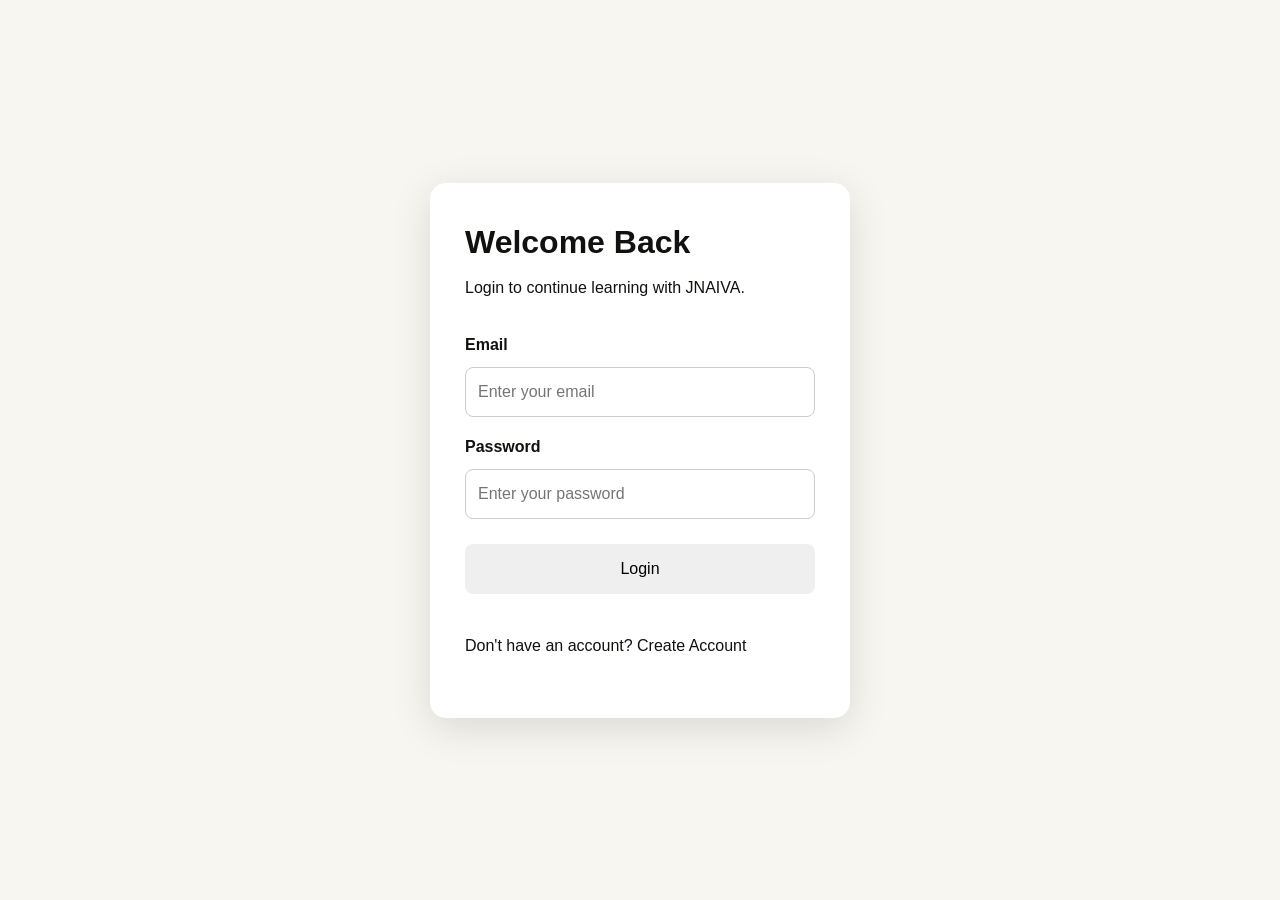
<file: frontend/login.html>
<!DOCTYPE html>
<html lang="en">

<head>
    <meta charset="UTF-8">
    <meta name="viewport" content="width=device-width, initial-scale=1.0">

    <title>Login - JNAIVA</title>

    <link rel="stylesheet" href="style.css">
</head>

<body>

    <main class="auth-page">

        <div class="auth-card">

            <h1>Welcome Back</h1>

            <p>Login to continue learning with JNAIVA.</p>

            <form id="loginForm">

                <label for="email">Email</label>

                <input
                    type="email"
                    id="email"
                    placeholder="Enter your email"
                    required
                >

                <label for="password">Password</label>

                <input
                    type="password"
                    id="password"
                    placeholder="Enter your password"
                    required
                >

                <button type="submit">
                    Login
                </button>

                <p id="loginMessage"></p>

            </form>

            <p>
                Don't have an account?
                <a href="signup.html">Create Account</a>
            </p>

        </div>

    </main>

    <script src="auth.js"></script>

    <script>
        const loginForm = document.getElementById("loginForm");
        const loginMessage = document.getElementById("loginMessage");

        loginForm.addEventListener("submit", async function (event) {

            event.preventDefault();

            const email = document.getElementById("email").value.trim();
            const password = document.getElementById("password").value;

            loginMessage.textContent = "Logging in...";

            try {

                const user = await loginUser(email, password);

                loginMessage.textContent =
                    `Welcome ${user.name}! Redirecting...`;

                setTimeout(() => {
                    window.location.href = "dashboard.html";
                }, 800);

            } catch (error) {

                loginMessage.textContent = error.message;

            }

        });
    </script>

</body>

</html>
</file>
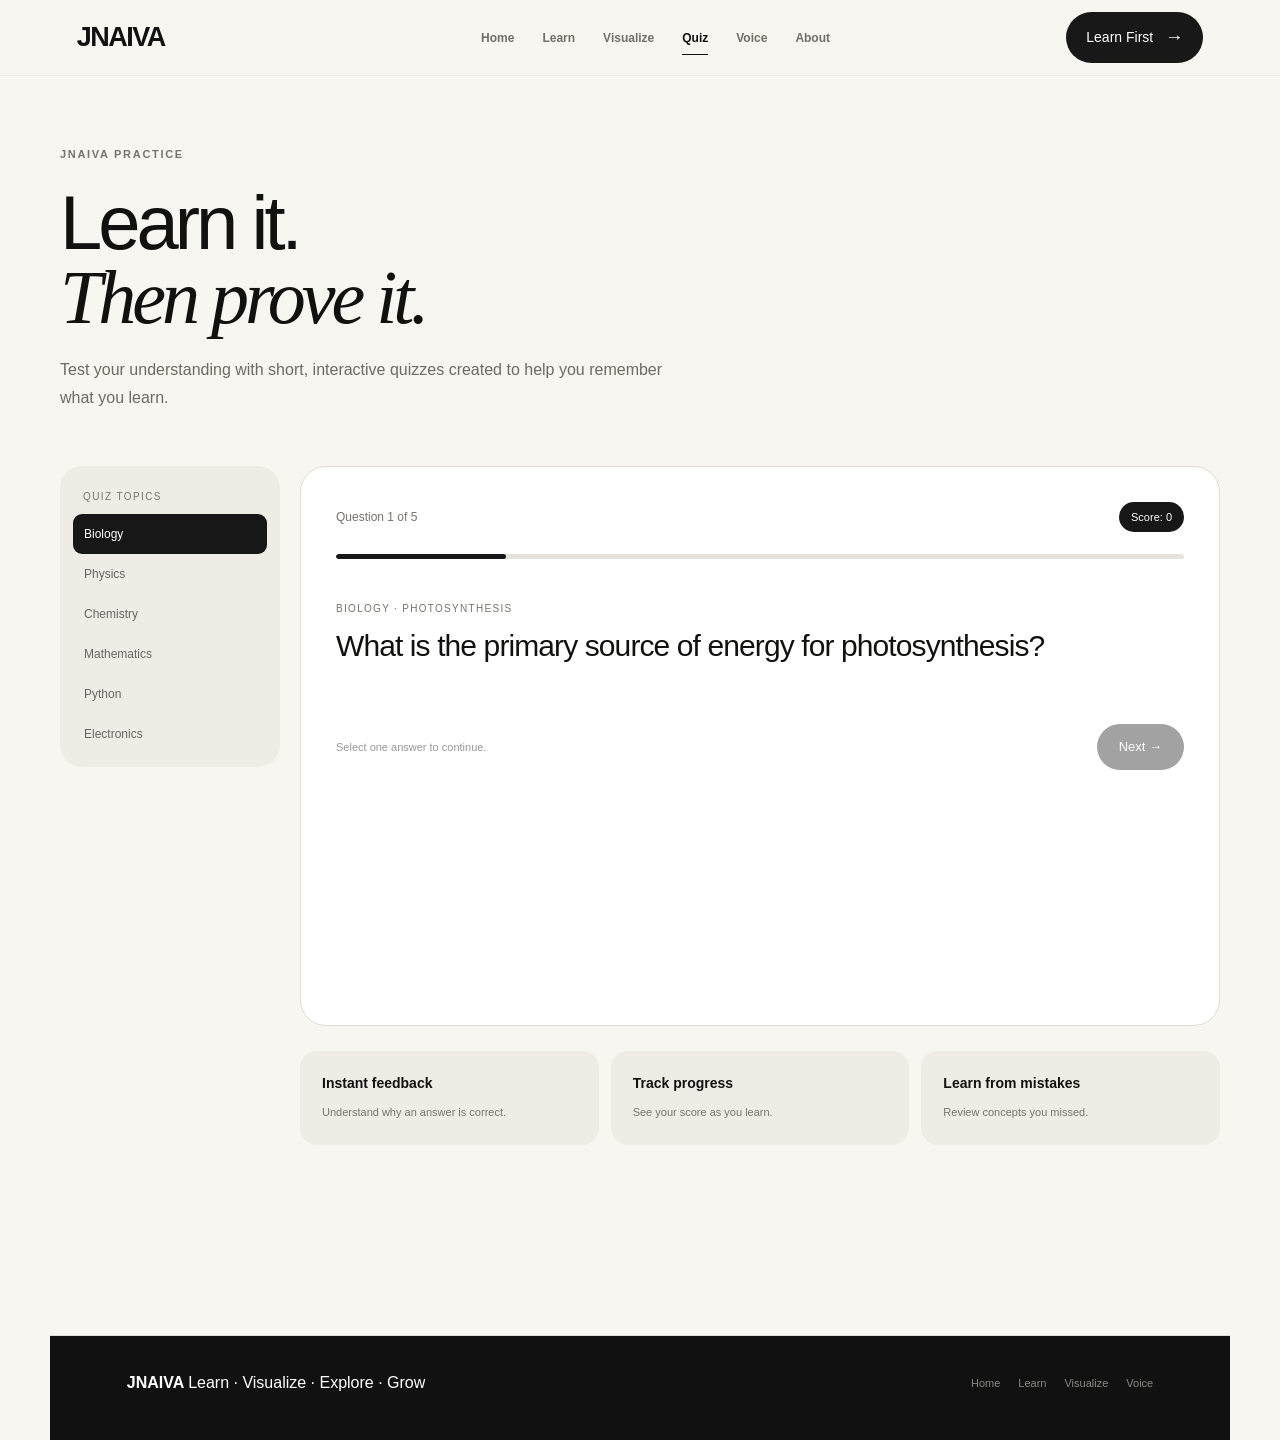
<file: frontend/quiz.html>
<!DOCTYPE html>
<html lang="en">

<head>

    <meta charset="UTF-8">

    <meta
        name="viewport"
        content="width=device-width, initial-scale=1.0"
    >

    <title>Quiz — JNAIVA</title>

    <link
        rel="stylesheet"
        href="style.css"
    >

    <style>

        /* =====================================================
           QUIZ PAGE
        ===================================================== */

        .quiz-page {

            max-width: 1240px;

            margin: auto;

            padding: 70px 40px 120px;

        }


        /* =====================================================
           INTRO
        ===================================================== */

        .quiz-intro {

            max-width: 760px;

            margin-bottom: 55px;

        }

        .quiz-intro h1 {

            font-size:
                clamp(48px, 6vw, 76px);

            line-height: .98;

            letter-spacing: -4px;

            font-weight: 500;

            margin-bottom: 22px;

        }

        .quiz-intro h1 em {

            font-family:
                "Playfair Display",
                Georgia,
                serif;

            font-weight: 500;

        }

        .quiz-intro p:not(.eyebrow) {

            color: #6d6a63;

            font-size: 16px;

            line-height: 1.7;

            max-width: 620px;

        }


        /* =====================================================
           QUIZ AREA
        ===================================================== */

        .quiz-layout {

            display: grid;

            grid-template-columns:
                220px 1fr;

            gap: 20px;

            align-items: start;

        }


        /* =====================================================
           QUIZ SIDEBAR
        ===================================================== */

        .quiz-sidebar {

            background: #eeece4;

            border-radius: 22px;

            padding: 13px;

            position: sticky;

            top: 105px;

        }

        .quiz-sidebar-title {

            padding: 10px;

            font-size: 10px;

            text-transform: uppercase;

            letter-spacing: 1.4px;

            color: #77736d;

        }

        .quiz-topic {

            width: 100%;

            display: flex;

            align-items: center;

            gap: 10px;

            border: none;

            background: transparent;

            padding: 11px;

            border-radius: 9px;

            text-align: left;

            color: #666;

            font-size: 12px;

            cursor: pointer;

            transition: .2s;

        }

        .quiz-topic:hover {

            background: #dedbd2;

            color: #111;

        }

        .quiz-topic.active {

            background: #171717;

            color: white;

        }


        /* =====================================================
           QUIZ CARD
        ===================================================== */

        .quiz-card {

            background: white;

            border: 1px solid #deddd6;

            border-radius: 26px;

            padding: 35px;

            min-height: 560px;

        }


        /* HEADER */

        .quiz-header {

            display: flex;

            justify-content: space-between;

            align-items: center;

            gap: 20px;

            margin-bottom: 22px;

        }

        .quiz-number {

            color: #77736d;

            font-size: 12px;

        }

        .quiz-score {

            background: #171717;

            color: white;

            padding: 7px 12px;

            border-radius: 20px;

            font-size: 11px;

        }


        /* PROGRESS */

        .progress-wrapper {

            width: 100%;

            height: 5px;

            background: #e5e3dc;

            border-radius: 10px;

            margin-bottom: 42px;

            overflow: hidden;

        }

        .progress-bar {

            width: 20%;

            height: 100%;

            background: #171717;

            border-radius: 10px;

            transition: width .3s ease;

        }


        /* QUESTION */

        .question-label {

            font-size: 10px;

            color: #77736d;

            text-transform: uppercase;

            letter-spacing: 1.3px;

            margin-bottom: 12px;

        }

        .question {

            font-size: 30px;

            line-height: 1.2;

            letter-spacing: -.9px;

            font-weight: 500;

            max-width: 800px;

            margin-bottom: 32px;

        }


        /* ANSWERS */

        .answers {

            display: grid;

            grid-template-columns:
                repeat(2, 1fr);

            gap: 10px;

        }

        .answer {

            min-height: 65px;

            border: 1px solid #d8d6ce;

            border-radius: 14px;

            background: #faf9f5;

            padding: 14px 16px;

            display: flex;

            align-items: center;

            gap: 13px;

            text-align: left;

            cursor: pointer;

            color: #292929;

            font-size: 13px;

            transition:
                border .2s,
                background .2s,
                transform .2s;

        }

        .answer:hover {

            border-color: #888;

            background: white;

            transform: translateY(-2px);

        }

        .answer-letter {

            width: 29px;

            height: 29px;

            min-width: 29px;

            border-radius: 50%;

            background: #e8e6df;

            display: grid;

            place-items: center;

            font-size: 11px;

            font-weight: 600;

        }


        /* CORRECT */

        .answer.correct {

            border-color: #4b7250;

            background: #e4f0e4;

        }

        .answer.correct .answer-letter {

            background: #4b7250;

            color: white;

        }


        /* WRONG */

        .answer.wrong {

            border-color: #9a5650;

            background: #f4e4e2;

        }

        .answer.wrong .answer-letter {

            background: #9a5650;

            color: white;

        }


        /* FEEDBACK */

        .feedback {

            display: none;

            margin-top: 22px;

            padding: 17px;

            border-radius: 13px;

            background: #eeece4;

            color: #555;

            font-size: 13px;

            line-height: 1.6;

        }

        .feedback.show {

            display: block;

        }


        /* FOOTER */

        .quiz-footer {

            display: flex;

            justify-content: space-between;

            align-items: center;

            gap: 15px;

            margin-top: 28px;

        }

        .quiz-hint {

            color: #999;

            font-size: 11px;

        }

        .next-button {

            border: none;

            background: #171717;

            color: white;

            padding: 13px 22px;

            border-radius: 25px;

            cursor: pointer;

            font-size: 13px;

            opacity: .4;

            pointer-events: none;

            transition: .2s;

        }

        .next-button.ready {

            opacity: 1;

            pointer-events: auto;

        }

        .next-button:hover {

            background: #000;

            transform: translateY(-2px);

        }


        /* =====================================================
           RESULT
        ===================================================== */

        .quiz-result {

            display: none;

            text-align: center;

            padding: 60px 20px;

        }

        .quiz-result.show {

            display: block;

        }

        .result-circle {

            width: 110px;

            height: 110px;

            border-radius: 50%;

            background: #c3ecee;

            display: grid;

            place-items: center;

            margin: 0 auto 25px;

            font-family:
                "Playfair Display",
                Georgia,
                serif;

            font-size: 32px;

        }

        .quiz-result h2 {

            font-size: 38px;

            letter-spacing: -1.5px;

            margin-bottom: 10px;

        }

        .quiz-result p {

            color: #77736d;

            margin-bottom: 28px;

        }


        /* =====================================================
           QUIZ FEATURES
        ===================================================== */

        .quiz-features {

            margin-top: 25px;

            display: grid;

            grid-template-columns:
                repeat(3, 1fr);

            gap: 12px;

        }

        .quiz-feature {

            background: #eeece4;

            border-radius: 17px;

            padding: 22px;

        }

        .quiz-feature strong {

            display: block;

            font-size: 14px;

            margin-bottom: 5px;

        }

        .quiz-feature span {

            color: #77736d;

            font-size: 11px;

        }


        /* =====================================================
           MOBILE
        ===================================================== */

        @media (max-width: 850px) {

            .quiz-page {

                padding:
                    60px 20px 90px;

            }

            .quiz-layout {

                grid-template-columns: 1fr;

            }

            .quiz-sidebar {

                position: static;

                display: flex;

                overflow-x: auto;

                gap: 5px;

                padding: 8px;

            }

            .quiz-sidebar-title {

                display: none;

            }

            .quiz-topic {

                width: auto;

                white-space: nowrap;

            }

            .answers {

                grid-template-columns: 1fr;

            }

            .quiz-features {

                grid-template-columns: 1fr;

            }

        }


        @media (max-width: 500px) {

            .quiz-intro h1 {

                font-size: 52px;

                letter-spacing: -3px;

            }

            .quiz-card {

                padding: 22px;

            }

            .question {

                font-size: 25px;

            }

            .quiz-footer {

                flex-direction: column;

                align-items: stretch;

            }

            .next-button {

                width: 100%;

            }

        }

    </style>

</head>


<body>


<!-- =====================================================
     HEADER
===================================================== -->

<header class="site-header">

    <a
        href="index.html"
        class="brand"
    >
        JNAIVA
    </a>


    <nav class="main-nav">

        <a
            href="index.html"
            class="nav-link"
        >
            Home
        </a>

        <a
            href="learn.html"
            class="nav-link"
        >
            Learn
        </a>

        <a
            href="visualize.html"
            class="nav-link"
        >
            Visualize
        </a>

        <a
            href="quiz.html"
            class="nav-link active"
        >
            Quiz
        </a>

        <a
            href="voice.html"
            class="nav-link"
        >
            Voice
        </a>

        <a
            href="dashboard.html"
            class="nav-link"
        >
            About
        </a>

    </nav>


    <div class="header-actions">

        <a
            href="learn.html"
            class="header-button"
        >
            Learn First
            <span>→</span>
        </a>

        <button
            class="menu-button"
            id="menuButton"
        >
            ☰
        </button>

    </div>

</header>


<!-- MOBILE MENU -->

<div
    class="mobile-menu"
    id="mobileMenu"
>

    <a href="index.html">Home</a>

    <a href="learn.html">Learn</a>

    <a href="visualize.html">Visualize</a>

    <a href="quiz.html">Quiz</a>

    <a href="voice.html">Voice</a>

    <a href="dashboard.html">About</a>

</div>



<!-- =====================================================
     MAIN
===================================================== -->

<main class="quiz-page">


    <!-- INTRO -->

    <section class="quiz-intro">

        <p class="eyebrow">
            JNAIVA PRACTICE
        </p>

        <h1>

            Learn it.
            <br>

            <em>Then prove it.</em>

        </h1>

        <p>

            Test your understanding with short,
            interactive quizzes created to help
            you remember what you learn.

        </p>

    </section>



    <!-- QUIZ LAYOUT -->

    <section class="quiz-layout">


        <!-- SIDEBAR -->

        <aside class="quiz-sidebar">

            <div class="quiz-sidebar-title">
                Quiz Topics
            </div>


            <button
                class="quiz-topic active"
            >
                Biology
            </button>

            <button class="quiz-topic">
                Physics
            </button>

            <button class="quiz-topic">
                Chemistry
            </button>

            <button class="quiz-topic">
                Mathematics
            </button>

            <button class="quiz-topic">
                Python
            </button>

            <button class="quiz-topic">
                Electronics
            </button>

        </aside>



        <!-- QUIZ -->

        <div>

            <div
                class="quiz-card"
                id="quizCard"
            >

                <!-- HEADER -->

                <div class="quiz-header">

                    <span
                        class="quiz-number"
                        id="questionNumber"
                    >
                        Question 1 of 5
                    </span>

                    <span
                        class="quiz-score"
                        id="scoreDisplay"
                    >
                        Score: 0
                    </span>

                </div>


                <!-- PROGRESS -->

                <div class="progress-wrapper">

                    <div
                        class="progress-bar"
                        id="progressBar"
                    ></div>

                </div>


                <!-- QUESTION AREA -->

                <div id="questionArea">

                    <div class="question-label">
                        Biology · Photosynthesis
                    </div>


                    <h2
                        class="question"
                        id="question"
                    >
                        What is the primary source
                        of energy for photosynthesis?
                    </h2>


                    <div
                        class="answers"
                        id="answers"
                    >

                        <!-- JS INSERTS ANSWERS -->

                    </div>


                    <div
                        class="feedback"
                        id="feedback"
                    >
                    </div>

                </div>


                <!-- FOOTER -->

                <div class="quiz-footer">

                    <span class="quiz-hint">
                        Select one answer to continue.
                    </span>

                    <button
                        class="next-button"
                        id="nextButton"
                    >
                        Next →
                    </button>

                </div>

            </div>



            <!-- RESULT -->

            <div
                class="quiz-card quiz-result"
                id="quizResult"
            >

                <div class="result-circle">

                    <span id="finalScore">
                        0/5
                    </span>

                </div>


                <h2>
                    Quiz complete.
                </h2>


                <p id="resultMessage">
                    Nice work. Keep learning and
                    try another topic.
                </p>


                <button
                    class="primary-button"
                    id="restartButton"
                >
                    Try Again →
                </button>

            </div>



            <!-- FEATURES -->

            <div class="quiz-features">

                <div class="quiz-feature">

                    <strong>
                        Instant feedback
                    </strong>

                    <span>
                        Understand why an answer
                        is correct.
                    </span>

                </div>


                <div class="quiz-feature">

                    <strong>
                        Track progress
                    </strong>

                    <span>
                        See your score as you learn.
                    </span>

                </div>


                <div class="quiz-feature">

                    <strong>
                        Learn from mistakes
                    </strong>

                    <span>
                        Review concepts you missed.
                    </span>

                </div>

            </div>

        </div>

    </section>

</main>



<!-- =====================================================
     FOOTER
===================================================== -->

<footer class="site-footer">

    <div class="footer-brand">

        <strong>
            JNAIVA
        </strong>

        <span>
            Learn · Visualize · Explore · Grow
        </span>

    </div>


    <div class="footer-links">

        <a href="index.html">
            Home
        </a>

        <a href="learn.html">
            Learn
        </a>

        <a href="visualize.html">
            Visualize
        </a>

        <a href="voice.html">
            Voice
        </a>

    </div>

</footer>



<!-- =====================================================
     JAVASCRIPT
===================================================== -->

<script src="script.js"></script>


<script>

/* =========================================================
   JNAIVA QUIZ ENGINE
========================================================= */

const questions = [

    {
        question:
            "What is the primary source of energy for photosynthesis?",

        answers: [
            "Moonlight",
            "Sunlight",
            "Soil",
            "Oxygen"
        ],

        correct: 1,

        explanation:
            "Plants use sunlight as the main energy source for photosynthesis."
    },


    {
        question:
            "Which pigment absorbs light energy in plants?",

        answers: [
            "Hemoglobin",
            "Melanin",
            "Chlorophyll",
            "Keratin"
        ],

        correct: 2,

        explanation:
            "Chlorophyll is the green pigment that absorbs light energy."
    },


    {
        question:
            "Which gas do plants take in during photosynthesis?",

        answers: [
            "Oxygen",
            "Nitrogen",
            "Carbon dioxide",
            "Hydrogen"
        ],

        correct: 2,

        explanation:
            "Plants take carbon dioxide from the atmosphere and use it during photosynthesis."
    },


    {
        question:
            "What food molecule is produced by photosynthesis?",

        answers: [
            "Glucose",
            "Protein",
            "Fat",
            "Vitamin"
        ],

        correct: 0,

        explanation:
            "Photosynthesis produces glucose, which is the primary food molecule."
    },    

    {
        question:
            "Which organelle in plant cells is responsible for photosynthesis?",

        answers: [
            "Mitochondria",
            "Nucleus",
            "Chloroplast",
            "Ribosome"
        ],

        correct: 2,

        explanation:
            "Chloroplasts are the organelles where photosynthesis takes place."
    }   
    }
</file>
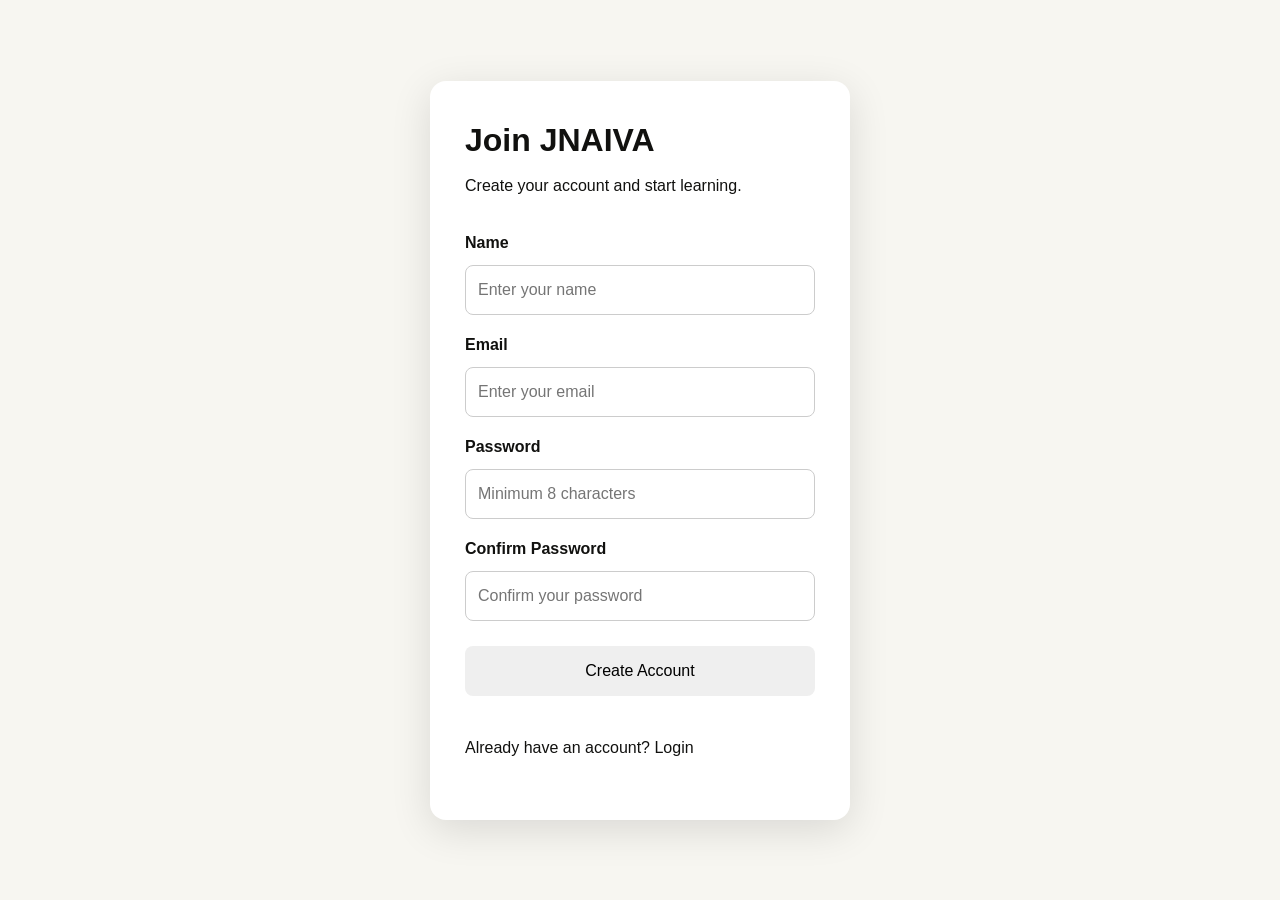
<file: frontend/signup.html>
<!DOCTYPE html>
<html lang="en">

<head>
    <meta charset="UTF-8">
    <meta name="viewport" content="width=device-width, initial-scale=1.0">

    <title>Sign Up - JNAIVA</title>

    <link rel="stylesheet" href="style.css">
</head>

<body>

    <main class="auth-page">

        <div class="auth-card">

            <h1>Join JNAIVA</h1>

            <p>Create your account and start learning.</p>

            <form id="signupForm">

                <label for="name">Name</label>
                <input
                    type="text"
                    id="name"
                    placeholder="Enter your name"
                    required
                >

                <label for="email">Email</label>
                <input
                    type="email"
                    id="email"
                    placeholder="Enter your email"
                    required
                >

                <label for="password">Password</label>
                <input
                    type="password"
                    id="password"
                    placeholder="Minimum 8 characters"
                    minlength="8"
                    required
                >

                <label for="confirmPassword">Confirm Password</label>
                <input
                    type="password"
                    id="confirmPassword"
                    placeholder="Confirm your password"
                    minlength="8"
                    required
                >

                <button type="submit">
                    Create Account
                </button>

                <p id="signupMessage"></p>

            </form>

            <p>
                Already have an account?
                <a href="login.html">Login</a>
            </p>

        </div>

    </main>

    <script src="auth.js"></script>

    <script>
        const signupForm = document.getElementById("signupForm");
        const signupMessage = document.getElementById("signupMessage");

        signupForm.addEventListener("submit", async function (event) {

            event.preventDefault();

            const name = document.getElementById("name").value.trim();
            const email = document.getElementById("email").value.trim();
            const password = document.getElementById("password").value;
            const confirmPassword = document.getElementById("confirmPassword").value;

            if (password !== confirmPassword) {
                signupMessage.textContent = "Passwords do not match.";
                return;
            }

            signupMessage.textContent = "Creating account...";

            try {

                await signupUser(name, email, password);

                signupMessage.textContent =
                    "Account created successfully! Redirecting...";

                setTimeout(() => {
                    window.location.href = "login.html";
                }, 1000);

            } catch (error) {

                signupMessage.textContent = error.message;

            }

        });
    </script>

</body>

</html>
</file>
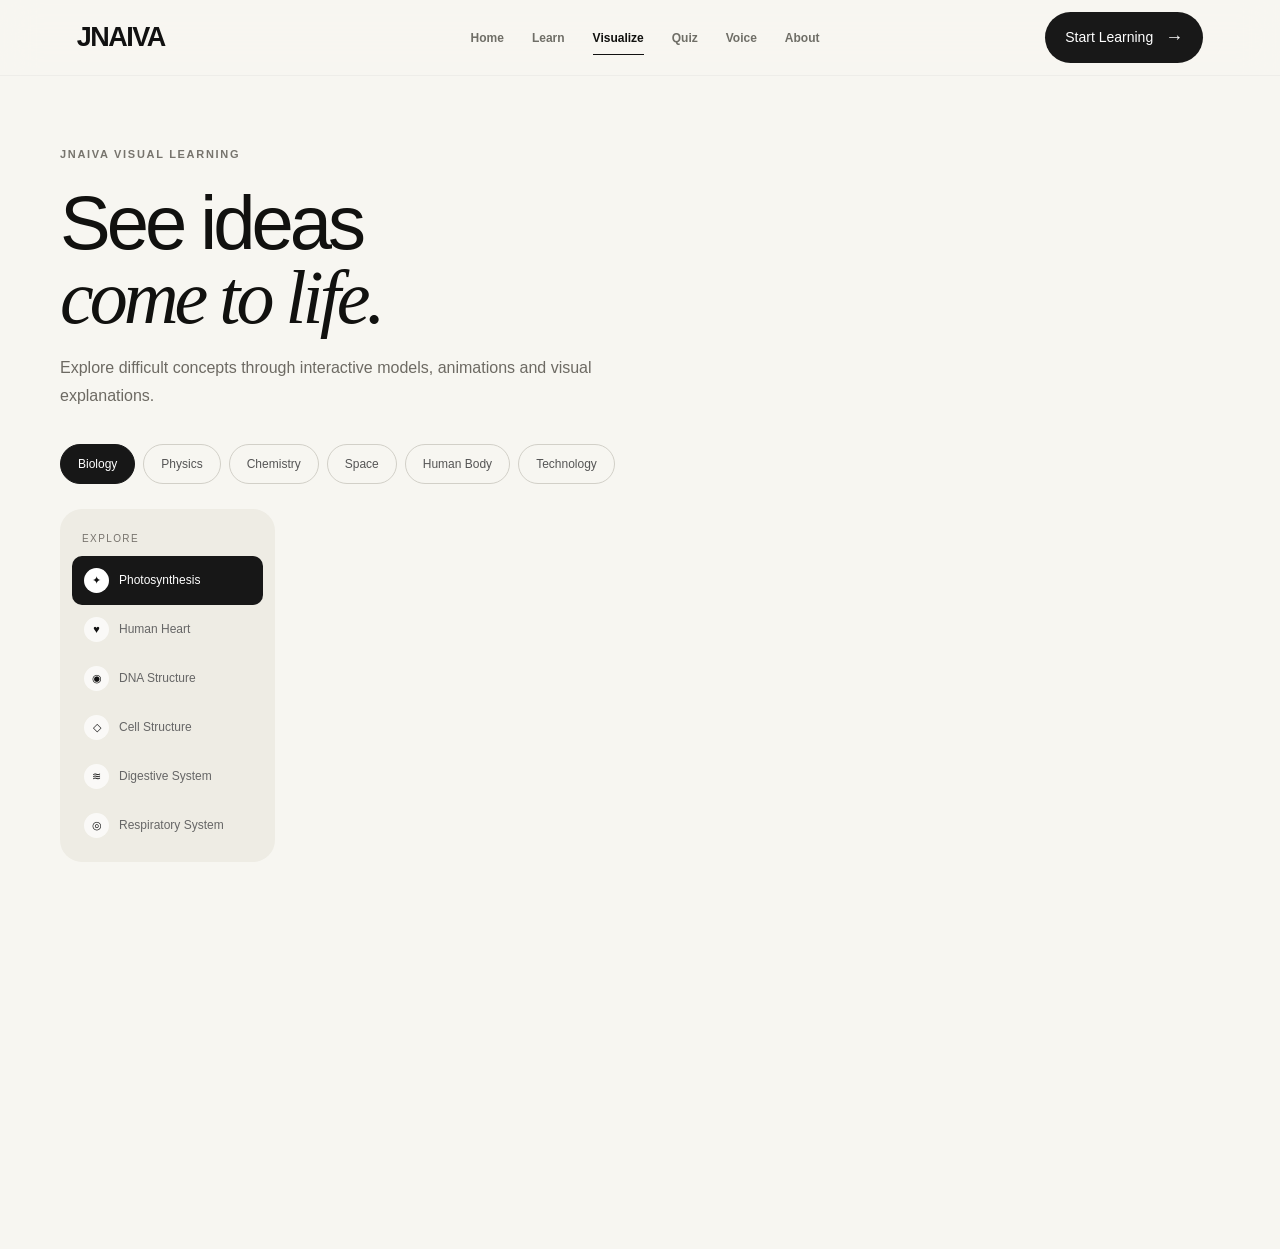
<file: frontend/visualize.html>
<!DOCTYPE html>
<html lang="en">

<head>

    <meta charset="UTF-8">

    <meta
        name="viewport"
        content="width=device-width, initial-scale=1.0"
    >

    <title>Visualize — JNAIVA</title>

    <link
        rel="stylesheet"
        href="style.css"
    >

    <style>

        /* =====================================================
           VISUALIZE PAGE
        ===================================================== */

        .visualize-page {

            max-width: 1240px;

            margin: auto;

            padding: 70px 40px 120px;

        }


        /* =====================================================
           PAGE INTRO
        ===================================================== */

        .visualize-intro {

            margin-bottom: 35px;

        }

        .visualize-intro h1 {

            font-size: clamp(48px, 6vw, 76px);

            line-height: .98;

            letter-spacing: -4px;

            font-weight: 500;

            margin-bottom: 20px;

        }

        .visualize-intro h1 em {

            font-family:
                "Playfair Display",
                Georgia,
                serif;

            font-weight: 500;

        }

        .visualize-intro p:not(.eyebrow) {

            max-width: 620px;

            color: #6d6a63;

            font-size: 16px;

            line-height: 1.7;

        }


        /* =====================================================
           CATEGORY NAV
        ===================================================== */

        .visual-categories {

            display: flex;

            gap: 8px;

            flex-wrap: wrap;

            margin-bottom: 25px;

        }

        .visual-category {

            border: 1px solid #d2d0c8;

            background: transparent;

            border-radius: 30px;

            padding: 10px 17px;

            font-size: 12px;

            cursor: pointer;

            color: #555;

            transition: .2s;

        }

        .visual-category:hover {

            border-color: #111;

        }

        .visual-category.active {

            background: #171717;

            color: white;

            border-color: #171717;

        }


        /* =====================================================
           VISUALIZER LAYOUT
        ===================================================== */

        .visualizer-layout {

            display: grid;

            grid-template-columns:
                215px 1fr;

            gap: 15px;

            min-height: 620px;

        }


        /* =====================================================
           TOPIC SIDEBAR
        ===================================================== */

        .visual-topic-panel {

            background: #eeece4;

            border-radius: 22px;

            padding: 12px;

            height: fit-content;

        }

        .visual-topic-title {

            padding: 10px;

            font-size: 10px;

            text-transform: uppercase;

            letter-spacing: 1.4px;

            color: #77736d;

        }

        .visual-topic {

            width: 100%;

            display: flex;

            align-items: center;

            gap: 10px;

            border: none;

            background: transparent;

            color: #666;

            text-align: left;

            padding: 12px;

            border-radius: 10px;

            cursor: pointer;

            font-size: 12px;

            transition: .2s;

        }

        .visual-topic:hover {

            background: #dedbd2;

            color: #111;

        }

        .visual-topic.active {

            background: #171717;

            color: white;

        }

        .visual-topic-icon {

            width: 25px;

            height: 25px;

            border-radius: 50%;

            display: grid;

            place-items: center;

            background: rgba(255,255,255,.7);

            color: #111;

            font-size: 11px;

        }

        .visual-topic.active
        .visual-topic-icon {

            background: white;

        }


        /* =====================================================
           VISUALIZER
        ===================================================== */

        .visualizer {

            background: #111;

            border-radius: 25px;

            min-height: 620px;

            overflow: hidden;

            position: relative;

            color: white;

        }


        /* TOP BAR */

        .visualizer-top {

            position: absolute;

            top: 0;

            left: 0;

            right: 0;

            z-index: 10;

            padding: 22px 24px;

            display: flex;

            align-items: flex-start;

            justify-content: space-between;

        }

        .visualizer-title h2 {

            font-size: 22px;

            font-weight: 500;

            margin-bottom: 3px;

        }

        .visualizer-title span {

            font-size: 10px;

            color: #999;

        }

        .fullscreen-button {

            width: 35px;

            height: 35px;

            border-radius: 9px;

            border: 1px solid #444;

            background: rgba(255,255,255,.06);

            color: white;

            cursor: pointer;

        }


        /* =====================================================
           PLANT VISUAL
        ===================================================== */

        .visual-stage {

            position: absolute;

            inset: 0;

            display: grid;

            place-items: center;

            overflow: hidden;

            background:
                radial-gradient(
                    circle at center,
                    #293333 0%,
                    #111 55%,
                    #090909 100%
                );

        }

        .stage-grid {

            position: absolute;

            width: 800px;

            height: 800px;

            background-image:
                linear-gradient(
                    rgba(255,255,255,.035) 1px,
                    transparent 1px
                ),
                linear-gradient(
                    90deg,
                    rgba(255,255,255,.035) 1px,
                    transparent 1px
                );

            background-size: 40px 40px;

            transform:
                perspective(500px)
                rotateX(65deg)
                translateY(100px);

            opacity: .7;

        }


        /* PLANT */

        .plant-model {

            position: relative;

            width: 350px;

            height: 390px;

            transition:
                transform .5s ease;

            z-index: 3;

        }

        .plant-root {

            position: absolute;

            width: 110px;

            height: 145px;

            bottom: 42px;

            left: 120px;

            border-left: 3px solid #d6c7a2;

            border-right: 3px solid #d6c7a2;

            border-radius:
                0 0 50% 50%;

        }

        .root-line {

            position: absolute;

            height: 3px;

            background: #d6c7a2;

            width: 80px;

            transform-origin: left;

        }

        .root-one {

            left: 120px;

            bottom: 100px;

            transform: rotate(35deg);

        }

        .root-two {

            left: 215px;

            bottom: 90px;

            transform: rotate(145deg);

        }

        .root-three {

            left: 130px;

            bottom: 65px;

            transform: rotate(-25deg);

        }


        .plant-stem-main {

            position: absolute;

            width: 10px;

            height: 230px;

            left: 170px;

            bottom: 125px;

            background:
                linear-gradient(
                    to right,
                    #526e4c,
                    #93b477,
                    #3d5d3a
                );

            border-radius: 10px;

        }


        .plant-leaf {

            position: absolute;

            width: 130px;

            height: 60px;

            border-radius:
                100% 0 100% 0;

            background:
                linear-gradient(
                    135deg,
                    #9fca7c,
                    #365c39
                );

            border: 1px solid #a5d68d;

        }

        .leaf-left {

            left: 60px;

            top: 120px;

            transform:
                rotate(-22deg);

        }

        .leaf-right {

            left: 170px;

            top: 90px;

            transform:
                rotate(25deg)
                scaleX(-1);

        }

        .leaf-left-bottom {

            left: 48px;

            top: 195px;

            transform:
                rotate(-32deg);

            width: 110px;

        }

        .leaf-right-bottom {

            left: 175px;

            top: 180px;

            transform:
                rotate(35deg)
                scaleX(-1);

            width: 115px;

        }


        /* =====================================================
           LABELS
        ===================================================== */

        .science-label {

            position: absolute;

            z-index: 5;

            padding: 7px 11px;

            border: 1px solid rgba(255,255,255,.2);

            background: rgba(0,0,0,.55);

            border-radius: 8px;

            font-size: 10px;

            color: #ddd;

            backdrop-filter: blur(8px);

        }

        .label-sun {

            top: 25%;

            left: 16%;

        }

        .label-co2 {

            left: 13%;

            top: 52%;

        }

        .label-o2 {

            right: 14%;

            top: 42%;

        }

        .label-water {

            left: 18%;

            bottom: 28%;

        }

        .label-glucose {

            right: 10%;

            bottom: 25%;

        }


        /* =====================================================
           LIGHT PARTICLES
        ===================================================== */

        .light-particle {

            position: absolute;

            width: 5px;

            height: 5px;

            border-radius: 50%;

            background: #eee2a8;

            box-shadow:
                0 0 15px #eee2a8;

            animation:
                floatParticle 4s infinite ease-in-out;

        }

        .particle-one {

            left: 20%;

            top: 25%;

        }

        .particle-two {

            left: 32%;

            top: 18%;

            animation-delay: 1s;

        }

        .particle-three {

            right: 25%;

            top: 30%;

            animation-delay: 1.8s;

        }

        @keyframes floatParticle {

            0%,
            100% {

                transform:
                    translateY(0);

                opacity: .4;

            }

            50% {

                transform:
                    translateY(-25px);

                opacity: 1;

            }

        }


        /* =====================================================
           RIGHT CONTROL PANEL
        ===================================================== */

        .visual-controls {

            position: absolute;

            right: 20px;

            top: 50%;

            transform:
                translateY(-50%);

            z-index: 20;

            display: flex;

            flex-direction: column;

            gap: 7px;

        }

        .visual-control {

            width: 42px;

            height: 42px;

            border: 1px solid #454545;

            border-radius: 11px;

            background:
                rgba(20,20,20,.85);

            color: white;

            cursor: pointer;

            font-size: 15px;

            transition: .2s;

        }

        .visual-control:hover {

            background: white;

            color: black;

        }

        .visual-control.active {

            background: white;

            color: black;

        }


        /* =====================================================
           BOTTOM TOOLBAR
        ===================================================== */

        .visual-toolbar {

            position: absolute;

            left: 20px;

            right: 20px;

            bottom: 20px;

            z-index: 20;

            display: flex;

            justify-content: center;

            gap: 7px;

        }

        .view-button {

            border: 1px solid #444;

            background:
                rgba(15,15,15,.88);

            color: #ccc;

            border-radius: 10px;

            padding: 10px 16px;

            font-size: 11px;

            cursor: pointer;

            transition: .2s;

        }

        .view-button:hover {

            color: white;

            border-color: #888;

        }

        .view-button.active {

            background: white;

            color: black;

            border-color: white;

        }


        /* =====================================================
           INFO BAR
        ===================================================== */

        .visual-info {

            display: grid;

            grid-template-columns:
                repeat(3, 1fr);

            gap: 10px;

            margin-top: 15px;

        }

        .info-box {

            background: #eeece4;

            border-radius: 16px;

            padding: 20px;

        }

        .info-box span {

            display: block;

            color: #77736d;

            font-size: 10px;

            text-transform: uppercase;

            letter-spacing: 1px;

            margin-bottom: 7px;

        }

        .info-box strong {

            font-size: 14px;

        }


        /* =====================================================
           MOBILE
        ===================================================== */

        @media (max-width: 850px) {

            .visualize-page {

                padding:
                    60px 20px 90px;

            }

            .visualizer-layout {

                grid-template-columns: 1fr;

            }

            .visual-topic-panel {

                display: flex;

                overflow-x: auto;

                gap: 5px;

                padding: 8px;

            }

            .visual-topic-title {

                display: none;

            }

            .visual-topic {

                width: auto;

                min-width: max-content;

            }

            .visualizer {

                min-height: 560px;

            }

            .visual-info {

                grid-template-columns: 1fr;

            }

        }


        @media (max-width: 500px) {

            .visualize-intro h1 {

                font-size: 51px;

                letter-spacing: -3px;

            }

            .visualizer {

                min-height: 510px;

            }

            .plant-model {

                transform:
                    scale(.75);

            }

            .science-label {

                font-size: 8px;

                padding: 5px 7px;

            }

            .visual-controls {

                right: 10px;

            }

            .visual-toolbar {

                left: 10px;

                right: 10px;

                overflow-x: auto;

                justify-content: flex-start;

            }

            .view-button {

                white-space: nowrap;

            }

        }

    </style>

</head>


<body>


<!-- =====================================================
     HEADER
===================================================== -->

<header class="site-header">

    <a
        href="index.html"
        class="brand"
    >
        JNAIVA
    </a>


    <nav class="main-nav">

        <a
            href="index.html"
            class="nav-link"
        >
            Home
        </a>

        <a
            href="learn.html"
            class="nav-link"
        >
            Learn
        </a>

        <a
            href="visualize.html"
            class="nav-link active"
        >
            Visualize
        </a>

        <a
            href="quiz.html"
            class="nav-link"
        >
            Quiz
        </a>

        <a
            href="voice.html"
            class="nav-link"
        >
            Voice
        </a>

        <a
            href="dashboard.html"
            class="nav-link"
        >
            About
        </a>

    </nav>


    <div class="header-actions">

        <a
            href="learn.html"
            class="header-button"
        >
            Start Learning
            <span>→</span>
        </a>

        <button
            class="menu-button"
            id="menuButton"
        >
            ☰
        </button>

    </div>

</header>


<!-- MOBILE MENU -->

<div
    class="mobile-menu"
    id="mobileMenu"
>

    <a href="index.html">
        Home
    </a>

    <a href="learn.html">
        Learn
    </a>

    <a href="visualize.html">
        Visualize
    </a>

    <a href="quiz.html">
        Quiz
    </a>

    <a href="voice.html">
        Voice
    </a>

    <a href="dashboard.html">
        About
    </a>

</div>



<!-- =====================================================
     VISUALIZE PAGE
===================================================== -->

<main class="visualize-page">


    <!-- INTRO -->

    <section class="visualize-intro">

        <p class="eyebrow">
            JNAIVA VISUAL LEARNING
        </p>

        <h1>

            See ideas
            <br>

            <em>come to life.</em>

        </h1>

        <p>

            Explore difficult concepts through
            interactive models, animations and
            visual explanations.

        </p>

    </section>



    <!-- CATEGORIES -->

    <div class="visual-categories">

        <button
            class="visual-category active"
        >
            Biology
        </button>

        <button class="visual-category">
            Physics
        </button>

        <button class="visual-category">
            Chemistry
        </button>

        <button class="visual-category">
            Space
        </button>

        <button class="visual-category">
            Human Body
        </button>

        <button class="visual-category">
            Technology
        </button>

    </div>



    <!-- VISUALIZER -->

    <section class="visualizer-layout">


        <!-- TOPICS -->

        <aside class="visual-topic-panel">

            <div class="visual-topic-title">
                Explore
            </div>


            <button
                class="visual-topic active"
            >

                <span class="visual-topic-icon">
                    ✦
                </span>

                Photosynthesis

            </button>


            <button class="visual-topic">

                <span class="visual-topic-icon">
                    ♥
                </span>

                Human Heart

            </button>


            <button class="visual-topic">

                <span class="visual-topic-icon">
                    ◉
                </span>

                DNA Structure

            </button>


            <button class="visual-topic">

                <span class="visual-topic-icon">
                    ◇
                </span>

                Cell Structure

            </button>


            <button class="visual-topic">

                <span class="visual-topic-icon">
                    ≋
                </span>

                Digestive System

            </button>


            <button class="visual-topic">

                <span class="visual-topic-icon">
                    ◎
                </span>

                Respiratory System

            </button
</file>
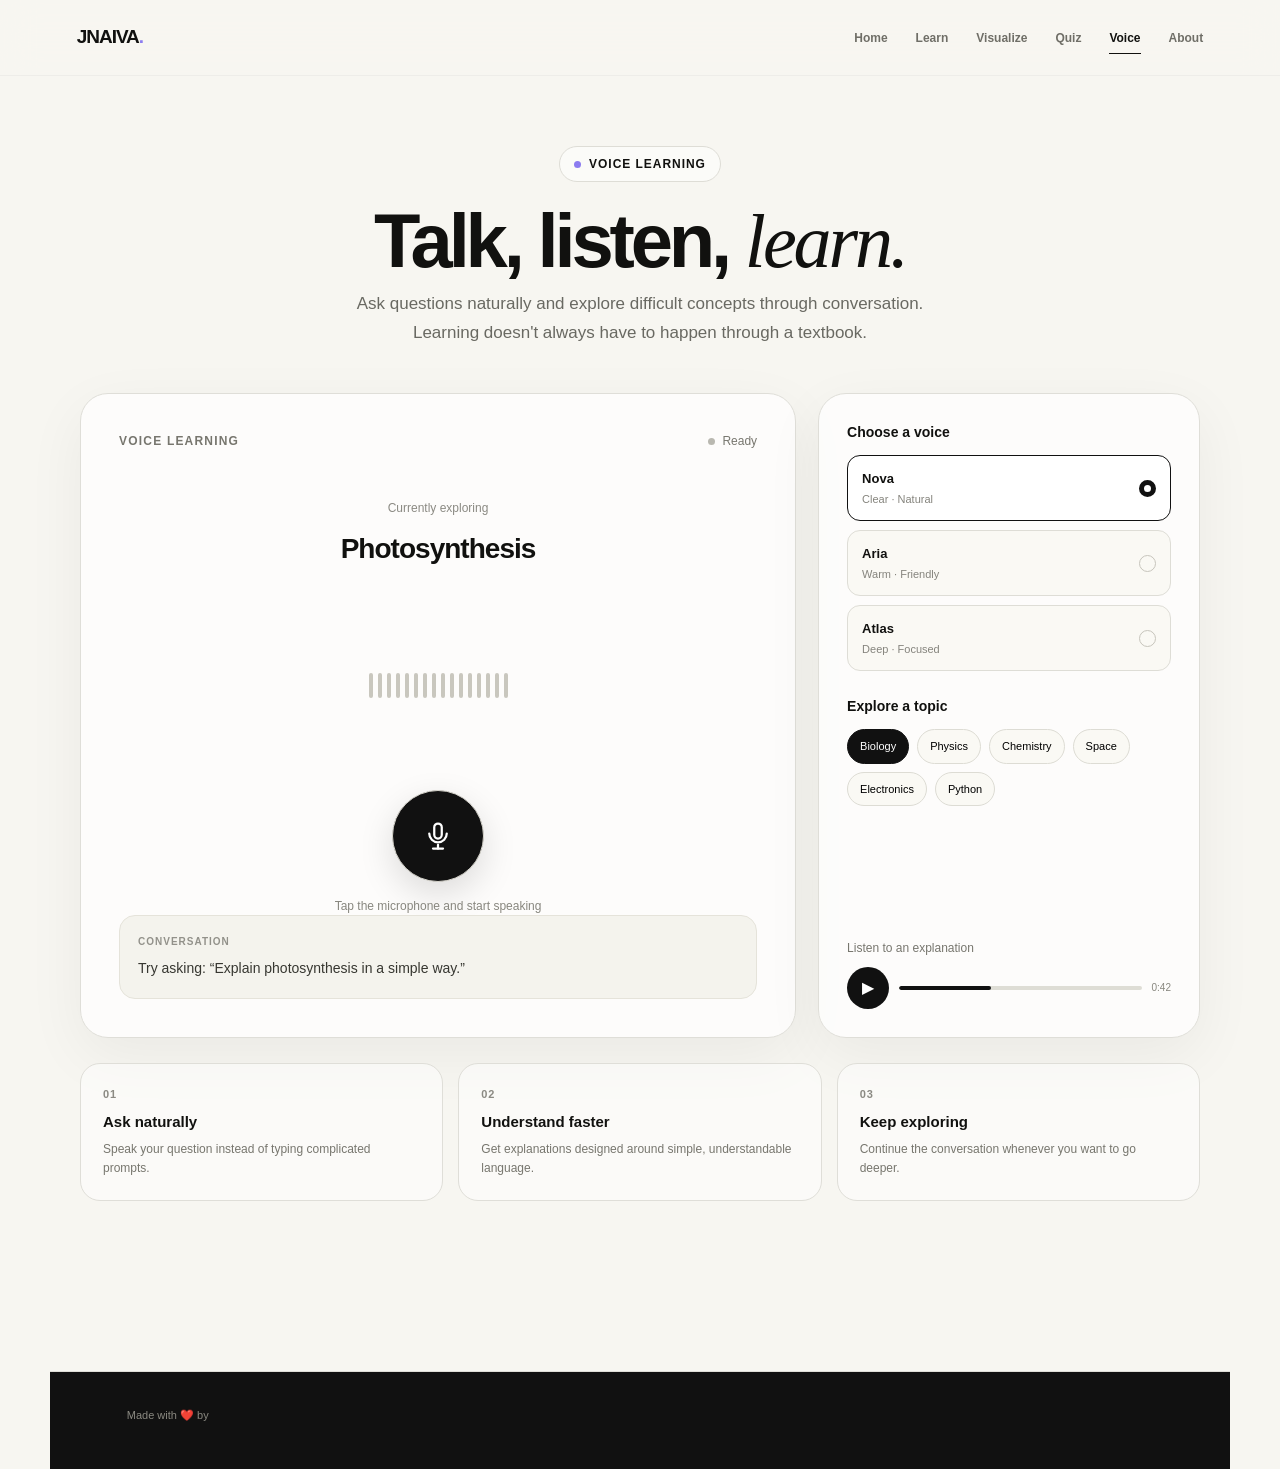
<file: frontend/voice.html>
<!DOCTYPE html>
<html lang="en">
<head>
    <meta charset="UTF-8">
    <meta name="viewport" content="width=device-width, initial-scale=1.0">

    <title>Voice — JNAIVA</title>

    <link rel="stylesheet" href="style.css">

    <style>
        /* =========================================
           JNAIVA VOICE PAGE
        ========================================= */

        .voice-page {
            min-height: calc(100vh - 80px);
            padding: 70px 6% 100px;
        }

        .voice-hero {
            max-width: 1100px;
            margin: 0 auto 45px;
            text-align: center;
        }

        .voice-eyebrow {
            display: inline-flex;
            align-items: center;
            gap: 8px;
            padding: 8px 14px;
            border: 1px solid #deddd6;
            border-radius: 999px;
            background: rgba(255,255,255,.55);
            font-size: 12px;
            font-weight: 700;
            letter-spacing: .08em;
            text-transform: uppercase;
        }

        .voice-eyebrow span {
            width: 7px;
            height: 7px;
            border-radius: 50%;
            background: #8c7cf0;
        }

        .voice-hero h1 {
            margin: 22px 0 12px;
            font-size: clamp(42px, 6vw, 76px);
            line-height: .98;
            letter-spacing: -.055em;
        }

        .voice-hero h1 em {
            font-family: "Playfair Display", serif;
            font-weight: 500;
            letter-spacing: -.04em;
        }

        .voice-hero p {
            max-width: 600px;
            margin: auto;
            color: #696962;
            font-size: 17px;
            line-height: 1.7;
        }

        /* MAIN VOICE BOX */

        .voice-workspace {
            max-width: 1120px;
            margin: auto;
            display: grid;
            grid-template-columns: 1.5fr .8fr;
            gap: 22px;
        }

        .voice-card {
            background: rgba(255,255,255,.72);
            border: 1px solid #dfded8;
            border-radius: 28px;
            box-shadow: 0 18px 60px rgba(0,0,0,.055);
        }

        /* LEFT */

        .voice-main {
            min-height: 560px;
            padding: 38px;
            display: flex;
            flex-direction: column;
        }

        .voice-top {
            display: flex;
            justify-content: space-between;
            align-items: center;
            margin-bottom: 25px;
        }

        .voice-label {
            font-size: 12px;
            font-weight: 800;
            text-transform: uppercase;
            letter-spacing: .1em;
            color: #77766e;
        }

        .status {
            display: flex;
            align-items: center;
            gap: 7px;
            font-size: 12px;
            color: #77766e;
        }

        .status-dot {
            width: 7px;
            height: 7px;
            border-radius: 50%;
            background: #b9b8b0;
        }

        .status.active .status-dot {
            background: #8c7cf0;
            box-shadow: 0 0 0 5px rgba(140,124,240,.12);
        }

        /* TOPIC */

        .voice-topic {
            text-align: center;
            padding: 20px 0 15px;
        }

        .voice-topic small {
            color: #8b8a83;
            font-size: 12px;
        }

        .voice-topic h2 {
            margin: 9px 0 0;
            font-size: 28px;
            letter-spacing: -.035em;
        }

        /* WAVEFORM */

        .wave-area {
            height: 170px;
            display: flex;
            align-items: center;
            justify-content: center;
            gap: 5px;
            margin: 15px 0;
        }

        .wave {
            width: 4px;
            height: 25px;
            border-radius: 10px;
            background: #c9c7be;
            transition: .25s ease;
        }

        .voice-main.recording .wave {
            animation: waveAnimation .8s ease-in-out infinite alternate;
        }

        .voice-main.recording .wave:nth-child(2) { animation-delay: .08s; }
        .voice-main.recording .wave:nth-child(3) { animation-delay: .16s; }
        .voice-main.recording .wave:nth-child(4) { animation-delay: .24s; }
        .voice-main.recording .wave:nth-child(5) { animation-delay: .32s; }
        .voice-main.recording .wave:nth-child(6) { animation-delay: .4s; }
        .voice-main.recording .wave:nth-child(7) { animation-delay: .48s; }
        .voice-main.recording .wave:nth-child(8) { animation-delay: .56s; }
        .voice-main.recording .wave:nth-child(9) { animation-delay: .64s; }
        .voice-main.recording .wave:nth-child(10) { animation-delay: .72s; }

        @keyframes waveAnimation {
            from {
                height: 20px;
            }
            to {
                height: 95px;
            }
        }

        /* MICROPHONE */

        .mic-wrap {
            display: flex;
            justify-content: center;
            margin-top: 5px;
        }

        .mic-button {
            width: 92px;
            height: 92px;
            border-radius: 50%;
            border: 1px solid #d6d4cc;
            background: #111;
            color: white;
            display: flex;
            align-items: center;
            justify-content: center;
            cursor: pointer;
            transition: .3s ease;
            box-shadow: 0 12px 35px rgba(0,0,0,.13);
        }

        .mic-button:hover {
            transform: translateY(-3px) scale(1.03);
        }

        .mic-button svg {
            width: 30px;
            height: 30px;
        }

        .voice-main.recording .mic-button {
            background: #8c7cf0;
            box-shadow:
                0 0 0 10px rgba(140,124,240,.12),
                0 15px 40px rgba(140,124,240,.22);
        }

        .mic-hint {
            text-align: center;
            margin-top: 15px;
            font-size: 12px;
            color: #88877f;
        }

        /* TRANSCRIPT */

        .transcript {
            margin-top: auto;
            padding: 18px;
            background: #f4f3ed;
            border: 1px solid #e5e3da;
            border-radius: 16px;
            min-height: 80px;
        }

        .transcript-label {
            font-size: 10px;
            text-transform: uppercase;
            letter-spacing: .1em;
            font-weight: 800;
            color: #92918a;
            margin-bottom: 8px;
        }

        .transcript-text {
            font-size: 14px;
            line-height: 1.6;
            color: #373731;
        }

        /* RIGHT PANEL */

        .voice-side {
            padding: 28px;
            display: flex;
            flex-direction: column;
            gap: 25px;
        }

        .side-title {
            font-size: 14px;
            font-weight: 800;
            margin-bottom: 12px;
        }

        /* VOICE SELECT */

        .voice-options {
            display: flex;
            flex-direction: column;
            gap: 9px;
        }

        .voice-option {
            display: flex;
            align-items: center;
            justify-content: space-between;
            padding: 13px 14px;
            border: 1px solid #deddd6;
            border-radius: 13px;
            background: #faf9f4;
            cursor: pointer;
            transition: .2s ease;
        }

        .voice-option:hover {
            border-color: #aaa89f;
        }

        .voice-option.selected {
            border-color: #111;
            background: #fff;
        }

        .voice-name {
            font-size: 13px;
            font-weight: 700;
        }

        .voice-style {
            font-size: 11px;
            color: #85847d;
            margin-top: 2px;
        }

        .check {
            width: 17px;
            height: 17px;
            border-radius: 50%;
            border: 1px solid #c7c5bc;
        }

        .voice-option.selected .check {
            border: 5px solid #111;
        }

        /* TOPICS */

        .topic-list {
            display: flex;
            flex-wrap: wrap;
            gap: 8px;
        }

        .topic-chip {
            padding: 8px 12px;
            border-radius: 999px;
            border: 1px solid #dddcd4;
            background: #faf9f4;
            font-size: 11px;
            cursor: pointer;
            transition: .2s;
        }

        .topic-chip:hover,
        .topic-chip.active {
            background: #111;
            color: white;
            border-color: #111;
        }

        /* PLAYER */

        .player {
            margin-top: auto;
            padding-top: 5px;
        }

        .player-title {
            font-size: 12px;
            color: #77766e;
            margin-bottom: 10px;
        }

        .player-controls {
            display: flex;
            align-items: center;
            gap: 10px;
        }

        .play-button {
            width: 42px;
            height: 42px;
            border-radius: 50%;
            border: none;
            background: #111;
            color: white;
            cursor: pointer;
            display: grid;
            place-items: center;
        }

        .progress {
            flex: 1;
            height: 4px;
            background: #deddd5;
            border-radius: 10px;
            overflow: hidden;
        }

        .progress-bar {
            width: 38%;
            height: 100%;
            background: #111;
            border-radius: inherit;
            transition: width .3s;
        }

        .time {
            font-size: 10px;
            color: #88877f;
        }

        /* INFO */

        .voice-info {
            max-width: 1120px;
            margin: 25px auto 0;
            display: grid;
            grid-template-columns: repeat(3, 1fr);
            gap: 15px;
        }

        .info-card {
            padding: 22px;
            border: 1px solid #dfded8;
            border-radius: 20px;
            background: rgba(255,255,255,.45);
        }

        .info-number {
            font-size: 11px;
            color: #8b8a83;
            font-weight: 800;
            letter-spacing: .08em;
        }

        .info-card h3 {
            margin: 9px 0 6px;
            font-size: 15px;
        }

        .info-card p {
            margin: 0;
            font-size: 12px;
            line-height: 1.6;
            color: #77766e;
        }

        /* RESPONSIVE */

        @media (max-width: 850px) {
            .voice-workspace {
                grid-template-columns: 1fr;
            }

            .voice-side {
                display: grid;
                grid-template-columns: 1fr 1fr;
            }

            .player {
                grid-column: 1 / -1;
            }

            .voice-info {
                grid-template-columns: 1fr;
            }
        }

        @media (max-width: 600px) {
            .voice-page {
                padding: 45px 5% 70px;
            }

            .voice-main {
                padding: 23px;
            }

            .voice-side {
                display: flex;
                padding: 23px;
            }

            .voice-card {
                border-radius: 22px;
            }

            .voice-hero h1 {
                font-size: 45px;
            }

            .voice-hero p {
                font-size: 14px;
            }

            .wave-area {
                height: 130px;
            }
        }
    </style>
</head>

<body>

<!-- HEADER -->
<header class="site-header">

    <a href="index.html" class="logo">
        JNAIVA<span>.</span>
    </a>

    <nav class="main-nav">
        <a href="index.html">Home</a>
        <a href="learn.html">Learn</a>
        <a href="visualize.html">Visualize</a>
        <a href="quiz.html">Quiz</a>
        <a href="voice.html" class="active">Voice</a>
        <a href="index.html#about">About</a>
    </nav>

    <button class="menu-toggle" aria-label="Open menu">
        ☰
    </button>

</header>


<main class="voice-page">

    <!-- INTRO -->
    <section class="voice-hero">

        <div class="voice-eyebrow">
            <span></span>
            Voice learning
        </div>

        <h1>
            Talk, listen,
            <em>learn.</em>
        </h1>

        <p>
            Ask questions naturally and explore difficult concepts
            through conversation. Learning doesn't always have to
            happen through a textbook.
        </p>

    </section>


    <!-- WORKSPACE -->
    <section class="voice-workspace">

        <!-- MAIN VOICE CARD -->
        <div class="voice-card voice-main" id="voiceMain">

            <div class="voice-top">

                <div class="voice-label">
                    Voice learning
                </div>

                <div class="status" id="status">
                    <span class="status-dot"></span>
                    Ready
                </div>

            </div>


            <div class="voice-topic">

                <small>Currently exploring</small>

                <h2 id="currentTopic">
                    Photosynthesis
                </h2>

            </div>


            <!-- WAVEFORM -->
            <div class="wave-area">

                <span class="wave"></span>
                <span class="wave"></span>
                <span class="wave"></span>
                <span class="wave"></span>
                <span class="wave"></span>
                <span class="wave"></span>
                <span class="wave"></span>
                <span class="wave"></span>
                <span class="wave"></span>
                <span class="wave"></span>
                <span class="wave"></span>
                <span class="wave"></span>
                <span class="wave"></span>
                <span class="wave"></span>
                <span class="wave"></span>
                <span class="wave"></span>

            </div>


            <!-- MICROPHONE -->
            <div class="mic-wrap">

                <button
                    class="mic-button"
                    id="micButton"
                    aria-label="Start voice recording"
                >

                    <svg
                        viewBox="0 0 24 24"
                        fill="none"
                        stroke="currentColor"
                        stroke-width="1.8"
                        stroke-linecap="round"
                        stroke-linejoin="round"
                    >
                        <rect x="9" y="2" width="6" height="12" rx="3"></rect>
                        <path d="M5 10a7 7 0 0 0 14 0"></path>
                        <path d="M12 19v3"></path>
                        <path d="M8 22h8"></path>
                    </svg>

                </button>

            </div>

            <div class="mic-hint" id="micHint">
                Tap the microphone and start speaking
            </div>


            <!-- TRANSCRIPT -->
            <div class="transcript">

                <div class="transcript-label">
                    Conversation
                </div>

                <div
                    class="transcript-text"
                    id="transcriptText"
                >
                    Try asking:
                    “Explain photosynthesis in a simple way.”
                </div>

            </div>

        </div>


        <!-- SIDE PANEL -->
        <aside class="voice-card voice-side">

            <!-- VOICES -->
            <div>

                <div class="side-title">
                    Choose a voice
                </div>

                <div class="voice-options">

                    <div
                        class="voice-option selected"
                        data-voice="Nova"
                    >

                        <div>
                            <div class="voice-name">Nova</div>
                            <div class="voice-style">
                                Clear · Natural
                            </div>
                        </div>

                        <span class="check"></span>

                    </div>


                    <div
                        class="voice-option"
                        data-voice="Aria"
                    >

                        <div>
                            <div class="voice-name">Aria</div>
                            <div class="voice-style">
                                Warm · Friendly
                            </div>
                        </div>

                        <span class="check"></span>

                    </div>


                    <div
                        class="voice-option"
                        data-voice="Atlas"
                    >

                        <div>
                            <div class="voice-name">Atlas</div>
                            <div class="voice-style">
                                Deep · Focused
                            </div>
                        </div>

                        <span class="check"></span>

                    </div>

                </div>

            </div>


            <!-- TOPICS -->
            <div>

                <div class="side-title">
                    Explore a topic
                </div>

                <div class="topic-list">

                    <button class="topic-chip active">
                        Biology
                    </button>

                    <button class="topic-chip">
                        Physics
                    </button>

                    <button class="topic-chip">
                        Chemistry
                    </button>

                    <button class="topic-chip">
                        Space
                    </button>

                    <button class="topic-chip">
                        Electronics
                    </button>

                    <button class="topic-chip">
                        Python
                    </button>

                </div>

            </div>


            <!-- PLAYER -->
            <div class="player">

                <div class="player-title">
                    Listen to an explanation
                </div>

                <div class="player-controls">

                    <button
                        class="play-button"
                        id="playButton"
                        aria-label="Play"
                    >
                        ▶
                    </button>

                    <div class="progress">
                        <div
                            class="progress-bar"
                            id="progressBar"
                        ></div>
                    </div>

                    <span class="time" id="time">
                        0:42
                    </span>

                </div>

            </div>

        </aside>

    </section>


    <!-- INFO CARDS -->
    <section class="voice-info">

        <div class="info-card">

            <div class="info-number">
                01
            </div>

            <h3>
                Ask naturally
            </h3>

            <p>
                Speak your question instead of typing
                complicated prompts.
            </p>

        </div>


        <div class="info-card">

            <div class="info-number">
                02
            </div>

            <h3>
                Understand faster
            </h3>

            <p>
                Get explanations designed around
                simple, understandable language.
            </p>

        </div>


        <div class="info-card">

            <div class="info-number">
                03
            </div>

            <h3>
                Keep exploring
            </h3>

            <p>
                Continue the conversation whenever
                you want to go deeper.
            </p>

        </div>

    </section>

</main>


<!-- FOOTER -->
<footer class="site-footer">

    <p>
        Made with ❤️ by
        <a href="
</file>
<file: frontend/style.css>
```css
/* =========================================================
   JNAIVA — OFFICIAL FRONTEND STYLE
   Clean / Editorial / Premium / Educational
   Complete Responsive Version
========================================================= */

@import url('https://fonts.googleapis.com/css2?family=DM+Sans:wght@400;500;600;700&family=Playfair+Display:ital,wght@0,500;0,600;1,500;1,600&display=swap');


/* =========================================================
   RESET
========================================================= */

* {
    margin: 0;
    padding: 0;
    box-sizing: border-box;
}

html {
    scroll-behavior: smooth;
}

body {
    background: #f7f6f0;
    color: #171717;
    font-family: "DM Sans", Arial, sans-serif;
    line-height: 1.5;
    overflow-x: hidden;
}

a {
    color: inherit;
    text-decoration: none;
}

button,
input,
textarea,
select {
    font-family: inherit;
}

button {
    cursor: pointer;
}

img {
    max-width: 100%;
    display: block;
}


/* =========================================================
   VARIABLES
========================================================= */

:root {
    --background: #f7f6f0;
    --white: #ffffff;
    --black: #171717;
    --dark: #111111;
    --gray: #66645f;
    --light-gray: #deddd6;
    --border: #d9d8d1;

    --blue: #b9e9ec;
    --blue-dark: #79d9df;

    --lavender: #d8c1df;
    --yellow: #eee2a8;

    --radius: 24px;
    --radius-small: 14px;

    --container: 1240px;

    --transition: all .25s ease;
}


/* =========================================================
   SELECTION
========================================================= */

::selection {
    background: #171717;
    color: #ffffff;
}


/* =========================================================
   SCROLLBAR
========================================================= */

::-webkit-scrollbar {
    width: 9px;
}

::-webkit-scrollbar-track {
    background: #f7f6f0;
}

::-webkit-scrollbar-thumb {
    background: #c9c8c1;
    border-radius: 20px;
}

::-webkit-scrollbar-thumb:hover {
    background: #999790;
}


/* =========================================================
   HEADER
========================================================= */

.site-header {
    width: 100%;
    height: 82px;

    display: flex;
    align-items: center;
    justify-content: space-between;

    padding: 0 42px;

    border-bottom: 1px solid #e3e2dc;

    background: rgba(247, 246, 240, 0.96);

    position: sticky;
    top: 0;
    z-index: 100;

    backdrop-filter: blur(10px);
    -webkit-backdrop-filter: blur(10px);
}


/* BRAND */

.brand {
    font-size: 27px;
    font-weight: 700;
    letter-spacing: -1.5px;
    color: #111;

    transition: opacity 0.2s ease;
}

.brand:hover {
    opacity: 0.65;
}


/* NAVIGATION */

.main-nav {
    display: flex;
    align-items: center;
    gap: 31px;
    margin-left: 80px;
}

.nav-link {
    font-size: 14px;
    color: #66645f;
    position: relative;

    transition: color 0.2s ease;
}

.nav-link:hover {
    color: #111;
}

.nav-link.active {
    color: #111;
}

.nav-link.active::after {
    content: "";

    position: absolute;
    left: 0;
    right: 0;
    bottom: -8px;

    height: 1px;

    background: #111;
}


/* HEADER ACTIONS */

.header-actions {
    display: flex;
    align-items: center;
    gap: 13px;
}

.search-button {
    width: 40px;
    height: 40px;

    border: none;
    background: transparent;

    font-size: 26px;
    color: #222;

    cursor: pointer;
}

.search-button:hover {
    opacity: .6;
}


/* HEADER CTA */

.header-button {
    display: flex;
    align-items: center;
    gap: 12px;

    background: #181818;
    color: white;

    padding: 12px 20px;

    border-radius: 30px;

    font-size: 14px;

    transition: var(--transition);
}

.header-button:hover {
    background: #000;
    transform: translateY(-2px);
}

.header-button span {
    font-size: 18px;
}


/* MOBILE BUTTON */

.menu-button {
    display: none;

    border: none;
    background: transparent;

    color: #111;

    font-size: 25px;

    cursor: pointer;
}


/* =========================================================
   MOBILE MENU
========================================================= */

.mobile-menu {
    display: none;

    position: fixed;

    top: 82px;
    left: 0;
    right: 0;

    z-index: 90;

    background: #f7f6f0;

    border-bottom: 1px solid var(--border);

    padding: 20px;
}

.mobile-menu.open {
    display: block;
}

.mobile-menu a {
    display: block;

    padding: 14px 5px;

    border-bottom: 1px solid #deddd7;

    font-size: 16px;
}

.mobile-menu a:last-child {
    border-bottom: none;
}


/* =========================================================
   COMMON CONTAINER
========================================================= */

.hero-section,
.features-section,
.visual-learning-section,
.models-section,
.steps-section,
.quote-section,
.cta-section {
    max-width: var(--container);

    margin-left: auto;
    margin-right: auto;
}


/* =========================================================
   HERO
========================================================= */

.hero-section {
    min-height: 730px;

    display: grid;

    grid-template-columns: 1fr 1fr;

    gap: 60px;

    align-items: center;

    padding: 90px 40px 100px;
}


/* HERO TEXT */

.hero-content {
    max-width: 590px;
}

.eyebrow {
    font-size: 11px;

    font-weight: 700;

    letter-spacing: 1.7px;

    text-transform: uppercase;

    color: #77746d;

    margin-bottom: 23px;
}

.hero-content h1 {
    font-size: clamp(55px, 6vw, 88px);

    line-height: .97;

    letter-spacing: -5px;

    font-weight: 500;

    color: #151515;

    margin-bottom: 31px;
}

.hero-content h1 em {
    font-family: "Playfair Display", Georgia, serif;

    font-weight: 500;

    letter-spacing: -4px;
}

.hero-description {
    max-width: 520px;

    font-size: 18px;

    line-height: 1.65;

    color: #696761;

    margin-bottom: 34px;
}


/* HERO BUTTONS */

.hero-buttons {
    display: flex;

    align-items: center;

    gap: 12px;

    flex-wrap: wrap;

    margin-bottom: 32px;
}


/* PRIMARY */

.primary-button {
    display: inline-flex;

    align-items: center;
    justify-content: center;

    gap: 17px;

    background: #181818;
    color: white;

    padding: 15px 23px;

    border-radius: 30px;

    font-size: 14px;

    border: none;

    cursor: pointer;

    transition:
        transform .25s ease,
        background .25s ease;
}

.primary-button:hover {
    background: #000;

    transform: translateY(-2px);
}

.primary-button span {
    font-size: 18px;
}


/* SECONDARY */

.secondary-button {
    display: inline-flex;

    align-items: center;

    gap: 10px;

    padding: 14px 20px;

    border-radius: 30px;

    border: 1px solid #cccac2;

    background: transparent;

    color: #222;

    cursor: pointer;

    font-size: 14px;

    transition: .25s ease;
}

.secondary-button:hover {
    background: white;

    border-color: #aaa;
}

.play-icon {
    font-size: 10px;
}


/* HERO POINTS */

.hero-points {
    display: flex;

    flex-wrap: wrap;

    gap: 18px;

    color: #77736c;

    font-size: 12px;
}


/* =========================================================
   HERO VISUAL
========================================================= */

.hero-visual {
    min-height: 570px;

    position: relative;

    background: #d9c7df;

    border-radius: 34px;

    overflow: hidden;
}


/* VISUAL CARDS */

.visual-card {
    position: absolute;

    background: rgba(247, 246, 240, .9);

    border: 1px solid rgba(0,0,0,.12);

    border-radius: 18px;

    z-index: 3;
}

.card-one {
    width: 180px;
    height: 180px;

    top: 52px;
    left: 43px;

    display: flex;

    align-items: center;
    justify-content: center;

    transform: rotate(-6deg);
}

.card-two {
    width: 130px;

    right: 35px;
    top: 95px;

    padding: 15px;

    display: flex;

    flex-direction: column;

    gap: 10px;

    transform: rotate(5deg);

    font-size: 11px;
}

.card-three {
    bottom: 50px;

    left: 34px;

    padding: 14px 20px;

    font-family: "Playfair Display", serif;

    font-style: italic;

    font-size: 17px;

    transform: rotate(-4deg);
}


/* =========================================================
   MINI DIAGRAM
========================================================= */

.mini-diagram {
    width: 110px;
    height: 110px;

    position: relative;
}

.mini-sphere {
    width: 30px;
    height: 30px;

    border-radius: 50%;

    background: #111;

    position: absolute;

    left: 40px;
    top: 40px;
}

.orbit {
    position: absolute;

    width: 100px;
    height: 45px;

    border: 1px solid #222;

    border-radius: 50%;

    left: 5px;
    top: 33px;
}

.orbit-one {
    transform: rotate(45deg);
}

.orbit-two {
    transform: rotate(-45deg);
}


/* =========================================================
   SIMPLE PERSON ILLUSTRATION
========================================================= */

.student-illustration {
    position: absolute;

    left: 50%;
    bottom: 40px;

    width: 330px;
    height: 360px;

    transform: translateX(-50%);
}


/* HEAD */

.person-head {
    width: 92px;
    height: 105px;

    border: 3px solid #151515;

    background: #f4d7c1;

    border-radius: 48% 48% 45% 45%;

    position: absolute;

    top: 32px;
    left: 112px;

    z-index: 3;
}


/* HAIR */

.person-hair {
    width: 105px;
    height: 63px;

    background: #111;

    border-radius: 60% 50% 30% 30%;

    position: absolute;

    top: 18px;
    left: 106px;

    z-index: 4;

    transform: rotate(-5deg);
}


/* BODY */

.person-body {
    position: absolute;

    left: 83px;
    top: 125px;

    width: 150px;
    height: 205px;

    border: 3px solid #151515;

    border-radius: 75px 75px 25px 25px;

    background: #f7f6f0;

    transform: rotate(-5deg);
}


/* LAPTOP */

.laptop {
    position: absolute;

    left: 25px;
    bottom: 20px;

    width: 285px;
    height: 130px;

    background: #171717;

    border-radius: 12px 12px 4px 4px;

    transform: perspective(400px) rotateX(-4deg);

    z-index: 5;
}

.laptop-screen {
    position: absolute;

    inset: 10px;

    background: #f7f6f0;

    border-radius: 5px;
}

.laptop::after {
    content: "";

    position: absolute;

    width: 330px;
    height: 13px;

    left: -23px;
    bottom: -10px;

    background: #111;

    border-radius: 50%;
}


/* =========================================================
   PLANT
========================================================= */

.plant {
    position: absolute;

    right: 45px;
    bottom: 30px;

    width: 100px;
    height: 190px;
}

.plant-stem {
    position: absolute;

    width: 4px;
    height: 150px;

    background: #111;

    bottom: 0;
    left: 48px;

    transform: rotate(3deg);
}

.leaf {
    position: absolute;

    width: 45px;
    height: 22px;

    border: 2px solid #111;

    border-radius: 100% 0 100% 0;
}

.leaf-one {
    top: 35px;
    left: 18px;

    transform: rotate(-30deg);
}

.leaf-two {
    top: 70px;
    left: 47px;

    transform: rotate(25deg);
}

.leaf-three {
    top: 105px;
    left: 10px;

    transform: rotate(-20deg);
}


/* =========================================================
   SECTION HEADING
========================================================= */

.section-heading {
    display: flex;

    align-items: flex-end;

    justify-content: space-between;

    gap: 30px;

    margin-bottom: 45px;
}

.section-heading h2 {
    font-size: clamp(38px, 4vw, 57px);

    line-height: 1.05;

    letter-spacing: -2.8px;

    font-weight: 500;
}

.section-heading h2 em {
    font-family: "Playfair Display", Georgia, serif;

    font-weight: 500;
}


/* TEXT LINK */

.text-link {
    font-size: 13px;

    border-bottom: 1px solid #222;

    padding-bottom: 4px;

    white-space: nowrap;
}

.text-link:hover {
    opacity: .55;
}


/* =========================================================
   FEATURES
========================================================= */

.features-section {
    padding: 110px 40px;
}

.feature-grid {
    display: grid;

    grid-template-columns:
        repeat(4, 1fr);

    gap: 14px;
}

.feature-card {
    min-height: 310px;

    background: #fff;

    border: 1px solid #deddd7;

    border-radius: var(--radius);

    padding: 28px;

    position: relative;

    display: flex;

    flex-direction: column;

    transition:
        transform .3s ease,
        box-shadow .3s ease;
}

.feature-card:hover {
    transform: translateY(-6px);

    box-shadow:
        0 20px 50px rgba(0,0,0,.06);
}


/* FEATURE COLORS */

.feature-card:nth-child(1) {
    background: #f0e4f1;
}

.feature-card:nth-child(2) {
    background: #c3ecee;
}

.feature-card:nth-child(3) {
    background: #eee2ad;
}

.feature-card:nth-child(4) {
    background: #e5dfd1;
}

.feature-icon {
    width: 52px;
    height: 52px;

    display: grid;
    place-items: center;

    border-radius: 15px;

    background: #f0efe9;
}

.feature-icon img {
    width: 27px;
    height: 27px;
}


.feature-card h3 {
    font-size: 20px;

    font-weight: 600;

    letter-spacing: -.5px;

    margin-bottom: 10px;
}

.feature-card p {
    font-size: 14px;

    color: #5e5b55;

    line-height: 1.6;

    max-width: 220px;
}

.card-arrow {
    position: absolute;

    right: 24px;
    bottom: 25px;

    width: 35px;
    height: 35px;

    border: 1px solid #222;

    border-radius: 50%;

    display: grid;
    place-items: center;

    transition: .2s;
}

.feature-card:hover .card-arrow {
    transform: translateX(4px);
}


/* =========================================================
   STATS
========================================================= */

.stats-section {
    max-width: var(--container);

    margin: 0 auto;

    display: grid;

    grid-template-columns:
        repeat(4, 1fr);

    border-top: 1px solid #d8d7d1;

    border-bottom: 1px solid #d8d7d1;
}

.stat {
    padding: 55px 35px;

    border-right: 1px solid #d8d7d1;
}

.stat:last-child {
    border-right: none;
}

.stat strong {
    display: block;

    font-family: "Playfair Display", Georgia, serif;

    font-size: 48px;

    font-weight: 500;

    letter-spacing: -2px;

    margin-bottom: 8px;
}

.stat span {
    color: #77736c;

    font-size: 13px;
}


/* =========================================================
   VISUAL LEARNING
========================================================= */

.visual-learning-section {
    display: grid;

    grid-template-columns: .9fr 1.1fr;

    gap: 90px;

    align-items: center;

    padding: 150px 40px;
}

.visual-learning-text {
    max-width: 490px;
}

.visual-learning-text h2 {
    font-size: clamp(42px, 4.5vw, 64px);

    line-height: 1;

    letter-spacing: -3px;

    font-weight: 500;

    margin-bottom: 25px;
}

.visual-learning-text h2 em {
    font-family: "Playfair Display", Georgia, serif;

    font-weight: 500;
}

.visual-learning-text > p:not(.eyebrow) {
    color: #696761;

    font-size: 16px;

    line-height: 1.7;

    margin-bottom: 30px;
}


/* SOLAR CARD */

.solar-card {
    min-height: 490px;

    border-radius: 30px;

    background: #101010;

    color: white;

    overflow: hidden;

    position: relative;

    padding: 23px;
}

.solar-header {
    display: flex;

    justify-content: space-between;

    color: #aaa;

    font-size: 12px;
}

.solar-header span:last-child {
    border: 1px solid #444;

    border-radius: 20px;

    padding: 4px 9px;
}


/* SOLAR SYSTEM */

.solar-system {
    width: 370px;
    height: 370px;

    position: absolute;

    left: 50%;
    top: 52%;

    transform: translate(-50%, -50%);
}

.sun {
    width: 75px;
    height: 75px;

    border-radius: 50%;

    background: #eee2a8;

    position: absolute;

    left: 147px;
    top: 147px;

    box-shadow:
        0 0 60px rgba(238,226,168,.35);
}

.planet-orbit {
    position: absolute;

    border: 1px solid #444;

    border-radius: 50%;

    left: 50%;
    top: 50%;

    transform: translate(-50%, -50%);
}

.orbit-a {
    width: 120px;
    height: 120px;
}

.orbit-b {
    width: 185px;
    height: 185px;
}

.orbit-c {
    width: 260px;
    height: 260px;
}

.orbit-d {
    width: 345px;
    height: 345px;
}

.planet {
    position: absolute;

    border-radius: 50%;

    top: -5px;
    left: 50%;

    transform: translateX(-50%);
}

.planet-a {
    width: 10px;
    height: 10px;

    background: #c3ecee;
}

.planet-b {
    width: 15px;
    height: 15px;

    background: #d8c1df;
}

.planet-c {
    width: 18px;
    height: 18px;

    background: #eee2a8;
}

.planet-d {
    width: 13px;
    height: 13px;

    background: #fff;
}


/* SOLAR FOOTER */

.solar-footer {
    position: absolute;

    bottom: 20px;

    left: 23px;
    right: 23px;

    display: flex;

    justify-content: space-between;

    align-items: center;

    color: #999;

    font-size: 12px;
}

.solar-footer button {
    background: white;

    color: black;

    border: none;

    border-radius: 20px;

    padding: 8px 15px;

    cursor: pointer;

    transition: .2s;
}

.solar-footer button:hover {
    transform: translateY(-2px);
}


/* =========================================================
   MODELS
========================================================= */

.models-section {
    padding: 110px 40px;

    background: #e8e5dc;

    max-width: none;

    padding-left: max(40px, calc((100vw - 1160px) / 2));

    padding-right: max(40px, calc((100vw - 1160px) / 2));
}

.section-description {
    max-width: 540px;

    color: #68655e;

    margin-top: -25px;

    margin-bottom: 40px;

    font-size: 16px;
}

.ai-model-grid {
    display: grid;

    grid-template-columns:
        repeat(4, 1fr);

    gap: 12px;
}

.ai-model-card {
    background: #f7f6f0;

    border: 1px solid #d3d1c8;

    border-radius: 20px;

    padding: 24px;

    display: flex;

    gap: 17px;

    align-items: flex-start;

    transition: .25s;
}

.ai-model-card:hover {
    background: white;

    transform: translateY(-4px);
}

.ai-model-symbol {
    min-width: 43px;

    height: 43px;

    border-radius: 50%;

    background: #171717;

    color: white;

    display: grid;

    place-items: center;

    font-size: 14px;

    font-weight: 600;
}

.ai-model-card h3 {
    font-size: 17px;

    margin-bottom: 6px;
}

.ai-model-card p {
    color: #77736d;

    font-size: 12px;

    line-height: 1.5;
}


/* =========================================================
   STEPS
========================================================= */

.steps-section {
    padding: 130px 40px;
}

.steps-grid {
    display: grid;

    grid-template-columns:
        repeat(4, 1fr);

    gap: 0;

    border-top: 1px solid #d8d7d0;

    border-bottom: 1px solid #d8d7d0;
}

.step {
    min-height: 260px;

    padding: 32px;

    border-right: 1px solid #d8d7d0;
}

.step:last-child {
    border-right: none;
}

.step-number {
    display: block;

    font-size: 11px;

    color: #8a867e;

    margin-bottom: 60px;
}

.step h3 {
    font-size: 24px;

    font-weight: 500;

    margin-bottom: 10px;
}

.step p {
    color: #77736d;

    font-size: 14px;

    max-width: 200px;
}


/* =========================================================
   QUOTE
========================================================= */

.quote-section {
    padding: 130px 40px;

    text-align: center;

    border-top: 1px solid #dddcd5;

    border-bottom: 1px solid #dddcd5;
}

.quote-mark {
    font-family: "Playfair Display", serif;

    font-size: 75px;

    line-height: .5;

    margin-bottom: 30px;
}

.quote-section blockquote {
    max-width: 850px;

    margin: auto;

    font-family: "Playfair Display", Georgia, serif;

    font-size: clamp(34px, 4vw, 58px);

    line-height: 1.15;

    letter-spacing: -2px;
}

.quote-section > span {
    display: block;

    margin-top: 25px;

    color: #77736d;

    font-size: 13px;
}


/* =========================================================
   FINAL CTA
========================================================= */

.cta-section {
    margin-top: 100px;

    margin-bottom: 100px;

    padding: 70px;

    background: #c3ecee;

    border-radius: 30px;

    display: flex;

    justify-content: space-between;

    align-items: center;

    gap: 40px;
}

.cta-section h2 {
    font-size: clamp(40px, 5vw, 65px);

    letter-spacing: -3px;

    font-weight: 500;

    line-height: 1;
}

.cta-section > div > p:last-child {
    color: #5f6664;

    margin-top: 15px;
}


/* =========================================================
   FOOTER
========================================================= */

.site-footer {
    border-top: 1px solid #d8d7d0;

    background: #111111;

    color: #ffffff;

    padding: 80px 40px 30px;
}

.footer-inner {
    max-width: var(--container);

    margin: 0 auto;
}

.footer-top {
    display: grid;

    grid-template-columns: 1.5fr repeat(3, 1fr);

    gap: 60px;

    padding-bottom: 70px;
}

.footer-brand {
    max-width: 300px;
}

.footer-brand .brand {
    color: #ffffff;

    display: inline-block;

    margin-bottom: 18px;
}

.footer-brand p {
    color: #aaa8a2;

    font-size: 14px;

    line-height: 1.7;

    max-width: 270px;
}

.footer-column h4 {
    font-size: 13px;

    font-weight: 600;

    margin-bottom: 20px;

    color: #ffffff;
}

.footer-column a {
    display: block;

    color: #aaa8a2;

    font-size: 13px;

    margin-bottom: 12px;

    transition: color .2s ease;
}

.footer-column a:hover {
    color: #ffffff;
}

.footer-bottom {
    border-top: 1px solid #333333;

    padding-top: 25px;

    display: flex;

    align-items: center;

    justify-content: space-between;

    gap: 20px;
}

.footer-bottom p {
    color: #777777;

    font-size: 12px;
}

.footer-socials {
    display: flex;

    align-items: center;

    gap: 18px;
}

.footer-socials a {
    color: #aaa8a2;

    font-size: 12px;

    transition: color .2s ease;
}

.footer-socials a:hover {
    color: #ffffff;
}


/* =========================================================
   SEARCH OVERLAY
========================================================= */

.search-overlay {
    position: fixed;

    inset: 0;

    background: rgba(17, 17, 17, .96);

    z-index: 500;

    display: none;

    align-items: center;

    justify-content: center;

    padding: 30px;
}

.search-overlay.open {
    display: flex;
}

.search-box {
    width: min(700px, 100%);
}

.search-box input {
    width: 100%;

    border: none;

    border-bottom: 2px solid #ffffff;

    background: transparent;

    color: #ffffff;

    font-size: clamp(35px, 6vw, 70px);

    outline: none;

    padding: 15px 0;
}

.search-box input::placeholder {
    color: #777777;
}

.search-close {
    position: absolute;

    top: 30px;
    right: 35px;

    border: none;

    background: transparent;

    color: #ffffff;

    font-size: 30px;

    cursor: pointer;
}


/* =========================================================
   GENERAL UTILITY CLASSES
========================================================= */

.hidden {
    display: none !important;
}

.text-center {
    text-align: center;
}

.no-scroll {
    overflow: hidden;
}


/* =========================================================
   TABLET
========================================================= */

@media (max-width: 1100px) {

    .site-header {
        padding: 0 25px;
    }

    .main-nav {
        gap: 20px;
        margin-left: 30px;
    }

    .hero-section {
        gap: 35px;
    }

    .hero-content h1 {
        letter-spacing: -4px;
    }

    .feature-grid {
        grid-template-columns: repeat(2, 1fr);
    }

    .ai-model-grid {
        grid-template-columns: repeat(2, 1fr);
    }

    .visual-learning-section {
        gap: 50px;
    }

    .footer-top {
        grid-template-columns: 1.5fr repeat(2, 1fr);
    }
}


/* =========================================================
   TABLET / MOBILE
========================================================= */

@media (max-width: 850px) {

    .site-header {
        height: 72px;
    }

    .main-nav {
        display: none;
    }

    .header-actions .search-button {
        display: none;
    }

    .header-button {
        padding: 10px 16px;
        font-size: 13px;
    }

    .menu-button {
        display: block;
    }

    .mobile-menu {
        top: 72px;
    }

    .hero-section {
        grid-template-columns: 1fr;

        padding: 70px 25px 70px;

        min-height: auto;
    }

    .hero-content {
        max-width: 700px;
    }

    .hero-content h1 {
        font-size: clamp(50px, 10vw, 76px);
    }

    .hero-visual {
        min-height: 520px;
    }

    .stats-section {
        margin: 0 25px;

        grid-template-columns: repeat(2, 1fr);
    }

    .stat:nth-child(2) {
        border-right: none;
    }

    .stat:nth-child(-n+2) {
        border-bottom: 1px solid #d8d7d1;
    }

    .visual-learning-section {
        grid-template-columns: 1fr;

        padding: 100px 25px;

        gap: 50px;
    }

    .models-section {
        padding-left: 25px;
        padding-right: 25px;
    }

    .steps-section {
        padding: 100px 25px;
    }

    .steps-grid {
        grid-template-columns: repeat(2, 1fr);
    }

    .step:nth-child(2) {
        border-right: none;
    }

    .step:nth-child(-n+2) {
        border-bottom: 1px solid #d8d7d0;
    }

    .cta-section {
        margin: 70px 25px;

        padding: 50px 35px;

        flex-direction: column;

        align-items: flex-start;
    }

    .footer-top {
        grid-template-columns: repeat(2, 1fr);

        gap: 45px;
    }

    .footer-brand {
        grid-column: 1 / -1;
    }
}


/* =========================================================
   MOBILE
========================================================= */

@media (max-width: 600px) {

    .site-header {
        padding: 0 18px;
    }

    .brand {
        font-size: 24px;
    }

    .header-button {
        display: none;
    }

    .hero-section {
        padding: 55px 20px 60px;
    }

    .hero-content h1 {
        font-size: clamp(44px, 14vw, 65px);

        letter-spacing: -3px;
    }

    .hero-content h1 em {
        letter-spacing: -2px;
    }

    .hero-description {
        font-size: 16px;
    }

    .hero-buttons {
        align-items: stretch;

        flex-direction: column;

        width: 100%;
    }

    .primary-button,
    .secondary-button {
        width: 100%;
    }

    .hero-points {
        gap: 10px 15px;
    }

    .hero-visual {
        min-height: 430px;

        border-radius: 25px;
    }

    .card-one {
        width: 130px;
        height: 130px;

        left: 20px;
        top: 25px;
    }

    .card-two {
        right: 15px;
        top: 45px;

        width: 110px;
    }

    .card-three {
        left: 20px;
        bottom: 30px;

        font-size: 14px;
    }

    .student-illustration {
        transform: translateX(-50%) scale(.75);

        transform-origin: bottom center;

        bottom: 15px;
    }

    .plant {
        right: 10px;

        transform: scale(.75);

        transform-origin: bottom right;
    }

    .features-section {
        padding: 80px 20px;
    }

    .section-heading {
        align-items: flex-start;

        flex-direction: column;

        margin-bottom: 30px;
    }

    .section-heading h2 {
        font-size: 40px;

        letter-spacing: -2px;
    }

    .feature-grid {
        grid-template-columns: 1fr;
    }

    .feature-card {
        min-height: 280px;
    }

    .feature-icon {
        margin-bottom: 55px;
    }

    .stats-section {
        grid-template-columns: 1fr;

        margin: 0 20px;
    }

    .stat {
        border-right: none;

        border-bottom: 1px solid #d8d7d1;

        padding: 35px 25px;
    }

    .stat:last-child {
        border-bottom: none;
    }

    .visual-learning-section {
        padding: 80px 20px;
    }

    .visual-learning-text h2 {
        font-size: 43px;

        letter-spacing: -2px;
    }

    .solar-card {
        min-height: 400px;

        border-radius: 24px;
    }

    .solar-system {
        width: 290px;
        height: 290px;
    }

    .sun {
        width: 58px;
        height: 58px;

        left: 116px;
        top: 116px;
    }

    .orbit-a {
        width: 95px;
        height: 95px;
    }

    .orbit-b {
        width: 145px;
        height: 145px;
    }

    .orbit-c {
        width: 205px;
        height: 205px;
    }

    .orbit-d {
        width: 270px;
        height: 270px;
    }

    .models-section {
        padding: 80px 20px;
    }

    .section-description {
        margin-top: -10px;
    }

    .ai-model-grid {
        grid-template-columns: 1fr;
    }

    .steps-section {
        padding: 80px 20px;
    }

    .steps-grid {
        grid-template-columns: 1fr;
    }

    .step {
        min-height: 220px;

        border-right: none;

        border-bottom: 1px solid #d8d7d0;
    }

    .step:last-child {
        border-bottom: none;
    }

    .step-number {
        margin-bottom: 45px;
    }

    .quote-section {
        padding: 90px 20px;
    }

    .quote-mark {
        font-size: 60px;
    }

    .quote-section blockquote {
        font-size: 34px;

        letter-spacing: -1px;
    }

    .cta-section {
        margin: 60px 20px;

        padding: 45px 25px;

        border-radius: 24px;
    }

    .cta-section h2 {
        font-size: 44px;

        letter-spacing: -2px;
    }

    .site-footer {
        padding: 65px 20px 25px;
    }

    .footer-top {
        grid-template-columns: 1fr;

        gap: 35px;

        padding-bottom: 45px;
    }

    .footer-brand {
        grid-column: auto;
    }

    .footer-bottom {
        align-items: flex-start;

        flex-direction: column;
    }
}


/* =========================================================
   SMALL MOBILE
========================================================= */

@media (max-width: 380px) {

    .hero-content h1 {
        font-size: 42px;
    }

    .hero-visual {
        min-height: 390px;
    }

    .student-illustration {
        transform: translateX(-50%) scale(.65);
    }

    .visual-learning-text h2 {
        font-size: 38px;
    }

    .quote-section blockquote {
        font-size: 30px;
    }

    .cta-section h2 {
        font-size: 38px;
    }
}


/* =========================================================
   REDUCED MOTION
========================================================= */

@media (prefers-reduced-motion: reduce) {

    *,
    *::before,
    *::after {
        scroll-behavior: auto !important;

        transition-duration: 0.01ms !important;

        animation-duration: 0.01ms !important;

        animation-iteration-count: 1 !important;
    }
}
/* =========================================================
   JNAIVA — GLOBAL DESIGN SYSTEM
   Clean / Premium / Official
========================================================= */

@import url('https://fonts.googleapis.com/css2?family=DM+Sans:wght@400;500;600;700&family=Playfair+Display:ital,wght@0,500;1,500&display=swap');


/* =========================================================
   ROOT
========================================================= */

:root {

    --bg: #f7f6f1;
    --surface: #fffefa;
    --surface-soft: #f1f0ea;

    --text: #11110f;
    --text-soft: #67665f;
    --text-muted: #8a8981;

    --border: #dfded7;
    --border-dark: #c8c6bd;

    --accent: #8b7cf0;
    --accent-soft: #e9e5fa;

    --cyan-soft: #e1f0ef;
    --yellow-soft: #f3e9c9;
    --peach-soft: #eee2d8;

    --radius-sm: 10px;
    --radius-md: 16px;
    --radius-lg: 22px;
    --radius-xl: 28px;

    --shadow-sm:
        0 5px 20px rgba(0,0,0,.035);

    --shadow-md:
        0 14px 45px rgba(0,0,0,.055);

    --shadow-lg:
        0 25px 70px rgba(0,0,0,.08);

    --max-width: 1180px;
}


/* =========================================================
   RESET
========================================================= */

* {
    margin: 0;
    padding: 0;
    box-sizing: border-box;
}

html {
    scroll-behavior: smooth;
}

body {
    background: var(--bg);
    color: var(--text);

    font-family:
        "DM Sans",
        -apple-system,
        BlinkMacSystemFont,
        "Segoe UI",
        sans-serif;

    line-height: 1.5;

    -webkit-font-smoothing: antialiased;
    text-rendering: optimizeLegibility;
}

button,
input,
textarea,
select {
    font: inherit;
}

button {
    border: 0;
}

a {
    color: inherit;
}

img {
    max-width: 100%;
    display: block;
}


/* =========================================================
   HEADER
========================================================= */

.site-header {

    height: 76px;

    padding:
        0 6%;

    display: flex;
    align-items: center;
    justify-content: space-between;

    position: sticky;
    top: 0;
    z-index: 1000;

    background:
        rgba(247,246,241,.88);

    backdrop-filter:
        blur(18px);

    -webkit-backdrop-filter:
        blur(18px);

    border-bottom:
        1px solid rgba(0,0,0,.035);

    transition:
        box-shadow .25s ease,
        background .25s ease;
}


/* LOGO */

.logo {

    text-decoration: none;

    font-size: 19px;

    font-weight: 700;

    letter-spacing: -.055em;
}

.logo span {
    color: var(--accent);
}


/* NAV */

.main-nav {

    display: flex;

    align-items: center;

    gap: 28px;
}

.main-nav a {

    position: relative;

    text-decoration: none;

    color: #6f6e67;

    font-size: 12px;

    font-weight: 600;

    transition:
        color .2s ease;
}

.main-nav a::after {

    content: "";

    position: absolute;

    left: 0;
    bottom: -7px;

    width: 0;
    height: 1px;

    background: var(--text);

    transition:
        width .2s ease;
}

.main-nav a:hover,
.main-nav a.active {
    color: var(--text);
}

.main-nav a:hover::after,
.main-nav a.active::after {
    width: 100%;
}


/* MOBILE MENU */

.menu-toggle {

    display: none;

    width: 40px;
    height: 40px;

    border:
        1px solid var(--border);

    border-radius:
        10px;

    background:
        rgba(255,255,255,.65);

    cursor: pointer;

    font-size: 17px;
}


/* =========================================================
   GLOBAL BUTTONS
========================================================= */

button,
.btn,
.cta-button {

    transition:
        transform .2s ease,
        box-shadow .2s ease,
        background .2s ease;
}

button:active,
.btn:active,
.cta-button:active {
    transform: scale(.97);
}


/* =========================================================
   FOOTER
========================================================= */

.site-footer {

    max-width:
        var(--max-width);

    margin:
        70px auto 0;

    padding:
        35px 6% 45px;

    border-top:
        1px solid var(--border);

    display: flex;

    align-items: center;

    justify-content: space-between;

    gap: 20px;
}

.footer-logo {

    font-size: 17px;

    font-weight: 700;

    letter-spacing: -.05em;
}

.footer-logo span {
    color: var(--accent);
}

.site-footer p {

    color: var(--text-muted);

    font-size: 11px;
}

.footer-links {

    display: flex;

    gap: 18px;
}

.footer-links a {

    text-decoration: none;

    color: var(--text-muted);

    font-size: 11px;

    transition:
        color .2s ease;
}

.footer-links a:hover {
    color: var(--text);
}


/* =========================================================
   SCROLL REVEAL
========================================================= */

.reveal {

    opacity: 0;

    transform:
        translateY(20px);

    transition:
        opacity .7s ease,
        transform .7s ease;
}

.reveal.visible {

    opacity: 1;

    transform:
        translateY(0);
}


/* =========================================================
   SELECTION
========================================================= */

::selection {

    background:
        #dcd7fb;

    color:
        #111;
}


/* =========================================================
   SCROLLBAR
========================================================= */

::-webkit-scrollbar {
    width: 8px;
}

::-webkit-scrollbar-track {
    background: var(--bg);
}

::-webkit-scrollbar-thumb {

    background:
        #c9c7bf;

    border-radius:
        20px;
}

::-webkit-scrollbar-thumb:hover {
    background: #aaa89f;
}


/* =========================================================
   FORM ELEMENTS
========================================================= */

input,
textarea,
select {

    border:
        1px solid var(--border);

    outline: none;

    background:
        rgba(255,255,255,.7);

    color:
        var(--text);

    transition:
        border .2s ease,
        box-shadow .2s ease;
}

input:focus,
textarea:focus,
select:focus {

    border-color:
        #aaa79e;

    box-shadow:
        0 0 0 4px
        rgba(0,0,0,.035);
}


/* =========================================================
   GLOBAL CARD HOVER
========================================================= */

.feature-card,
.model-card,
.step-card,
.info-card,
.subject-card,
.recommend-card {

    transition:
        transform .25s ease,
        border-color .25s ease,
        box-shadow .25s ease;
}

.feature-card:hover,
.model-card:hover,
.step-card:hover {

    transform:
        translateY(-4px);

    border-color:
        var(--border-dark);

    box-shadow:
        var(--shadow-md);
}


/* =========================================================
   MODAL
========================================================= */

.modal-overlay {

    position: fixed;

    inset: 0;

    z-index: 2000;

    display: none;

    align-items: center;
    justify-content: center;

    padding: 20px;

    background:
        rgba(10,10,9,.45);

    backdrop-filter:
        blur(8px);
}

.modal-overlay.show {
    display: flex;
}

.modal {

    width:
        min(500px, 100%);

    padding:
        32px;

    border:
        1px solid rgba(255,255,255,.35);

    border-radius:
        var(--radius-xl);

    background:
        var(--surface);

    box-shadow:
        var(--shadow-lg);

    animation:
        modalIn .25s ease;
}

@keyframes modalIn {

    from {
        opacity: 0;
        transform:
            translateY(12px)
            scale(.98);
    }

    to {
        opacity: 1;
        transform:
            translateY(0)
            scale(1);
    }
}


/* =========================================================
   FOCUS ACCESSIBILITY
========================================================= */

a:focus-visible,
button:focus-visible,
input:focus-visible,
textarea:focus-visible {

    outline:
        2px solid var(--accent);

    outline-offset:
        3px;
}


/* =========================================================
   RESPONSIVE — TABLET
========================================================= */

@media (max-width: 850px) {

    .site-header {
        height: 70px;
    }

    .main-nav {

        position: absolute;

        top: 70px;

        left: 5%;
        right: 5%;

        display: none;

        flex-direction: column;

        align-items: stretch;

        gap: 0;

        padding: 10px;

        background:
            rgba(255,254,250,.97);

        border:
            1px solid var(--border);

        border-radius:
            16px;

        box-shadow:
            var(--shadow-md);
    }

    .main-nav.open {
        display: flex;
    }

    .main-nav a {

        padding:
            13px 14px;

        border-radius:
            9px;
    }

    .main-nav a:hover {
        background:
            var(--surface-soft);
    }

    .main-nav a::after {
        display: none;
    }

    .menu-toggle {
        display: block;
    }
}


/* =========================================================
   RESPONSIVE — MOBILE
========================================================= */

@media (max-width: 600px) {

    .site-header {
        padding: 0 5%;
    }

    .site-footer {

        flex-direction:
            column;

        align-items:
            flex-start;

        padding-left: 5%;
        padding-right: 5%;

        gap: 14px;
    }

    .footer-links {

        flex-wrap:
            wrap;

        gap:
            10px 17px;
    }
}

/* ================================
   AUTHENTICATION PAGES
================================ */

.auth-page {
    min-height: 100vh;
    display: flex;
    justify-content: center;
    align-items: center;
    padding: 30px;
}

.auth-card {
    width: 100%;
    max-width: 420px;
    padding: 35px;
    border-radius: 16px;
    background: white;
    box-shadow: 0 10px 40px rgba(0, 0, 0, 0.12);
}

.auth-card h1 {
    margin-bottom: 10px;
}

.auth-card > p {
    margin-bottom: 25px;
}

.auth-card form {
    display: flex;
    flex-direction: column;
    gap: 10px;
}

.auth-card label {
    font-weight: 600;
    margin-top: 8px;
}

.auth-card input {
    padding: 12px;
    border: 1px solid #ccc;
    border-radius: 8px;
    font-size: 16px;
}

.auth-card button {
    margin-top: 15px;
    padding: 13px;
    border: none;
    border-radius: 8px;
    cursor: pointer;
    font-size: 16px;
}

#loginMessage,
#signupMessage {
    margin-top: 10px;
    min-height: 20px;
}

/* =================================
   AUTH CHOICE PAGE
================================= */

.auth-choice-page {
    min-height: 100vh;
    display: flex;
    justify-content: center;
    align-items: center;
    padding: 40px 20px;
    background: #f8f7f3;
}

.auth-choice-card {
    width: 100%;
    max-width: 620px;
    text-align: center;
    padding: 60px 50px;
}

.auth-logo {
    font-size: 30px;
    font-weight: 700;
    margin-bottom: 55px;
}

.auth-label {
    font-size: 12px;
    letter-spacing: 2px;
    font-weight: 600;
    margin-bottom: 20px;
}

.auth-choice-card h1 {
    font-size: 56px;
    line-height: 1.05;
    margin: 0 0 25px;
    letter-spacing: -2px;
}

.auth-description {
    max-width: 500px;
    margin: 0 auto 35px;
    font-size: 17px;
    line-height: 1.7;
    color: #666;
}

.auth-choice-buttons {
    display: flex;
    flex-direction: column;
    gap: 14px;
    max-width: 380px;
    margin: 0 auto;
}

.auth-primary-button,
.auth-secondary-button {
    display: flex;
    justify-content: center;
    align-items: center;
    gap: 15px;
    padding: 17px 24px;
    border-radius: 35px;
    text-decoration: none;
    font-size: 16px;
    transition: 0.2s ease;
}

.auth-primary-button {
    background: #171717;
    color: white;
}

.auth-primary-button:hover {
    transform: translateY(-2px);
}

.auth-secondary-button {
    border: 1px solid #ccc;
    color: #222;
    background: transparent;
}

.auth-secondary-button:hover {
    background: #eee;
}

.back-home {
    display: inline-block;
    margin-top: 30px;
    color: #666;
    text-decoration: none;
    font-size: 14px;
}

.back-home:hover {
    color: #111;
}

@media (max-width: 600px) {

    .auth-choice-card {
        padding: 40px 20px;
    }

    .auth-choice-card h1 {
        font-size: 42px;
    }

}
</file>
